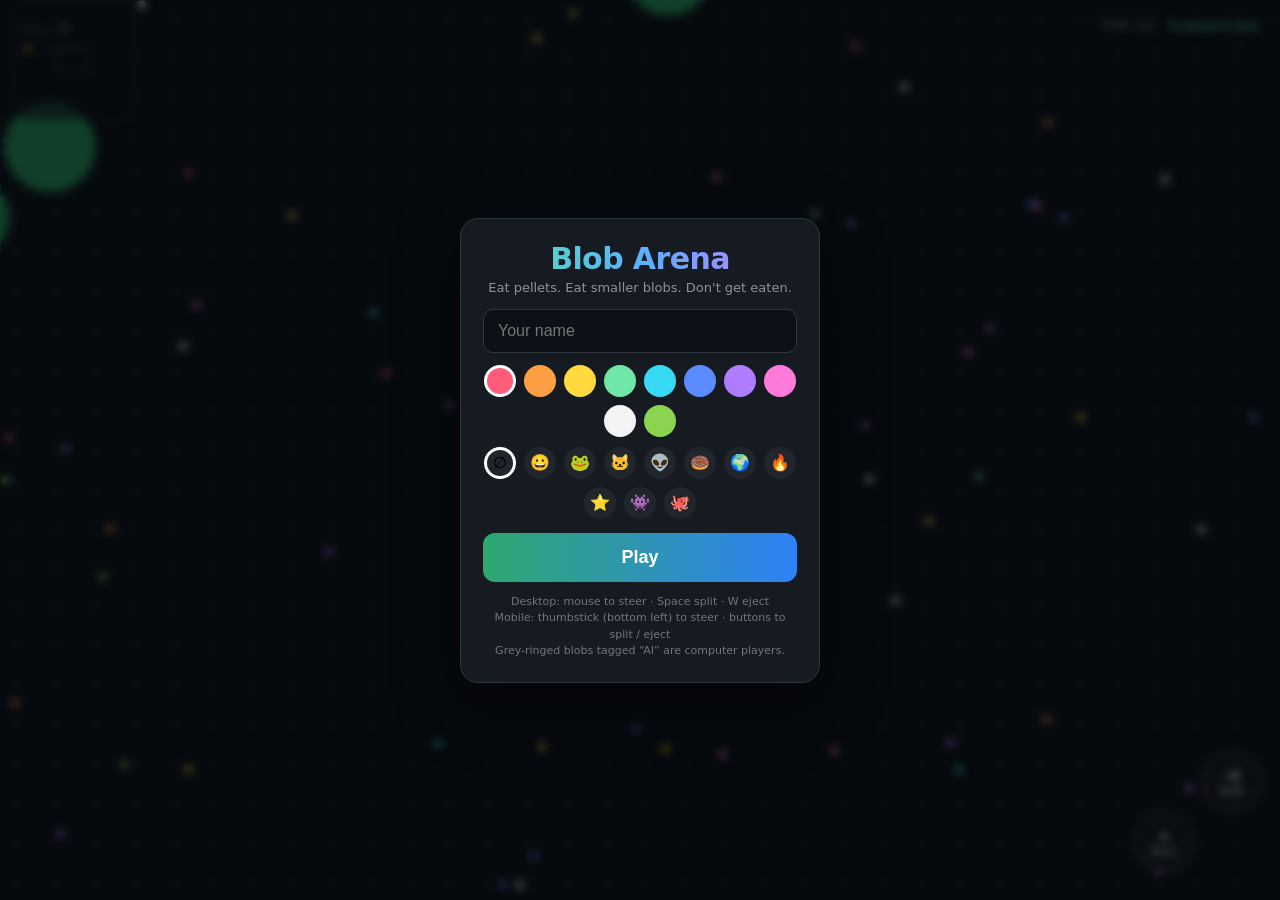
<file: index.html>
<!doctype html><html lang="en"><head><meta charset="utf-8">
<meta name="viewport" content="width=device-width,initial-scale=1,maximum-scale=1,user-scalable=no,viewport-fit=cover">
<title>Blob Arena: multiplayer cell game</title>
<meta name="theme-color" content="#0d1117">
<link rel="icon" href="data:image/svg+xml,%3Csvg xmlns=%27http://www.w3.org/2000/svg%27 viewBox=%270 0 10 10%27%3E%3Ccircle cx=%275%27 cy=%275%27 r=%275%27 fill=%27%2358e6a9%27/%3E%3C/svg%3E">
<style>
*{box-sizing:border-box;margin:0;padding:0;-webkit-tap-highlight-color:transparent}
html,body{height:100%;overflow:hidden;background:#0d1117;color:#e6edf3;font-family:system-ui,-apple-system,Segoe UI,Roboto,sans-serif;touch-action:none;user-select:none;-webkit-user-select:none}
canvas{position:fixed;inset:0;display:block}
.hud{position:fixed;pointer-events:none;z-index:2}
#lb{top:10px;right:10px;width:180px;background:rgba(13,17,23,.6);border:1px solid rgba(255,255,255,.08);border-radius:12px;padding:8px 10px;font-size:12px;backdrop-filter:blur(6px)}
#lb h3{white-space:nowrap;gap:6px;font-size:12px;letter-spacing:.08em;text-transform:uppercase;color:#8b949e;margin-bottom:4px;display:flex;justify-content:space-between}
#pc{text-transform:none;letter-spacing:0;color:#58e6a9}#lb ol{list-style:none}#lb li{display:flex;justify-content:space-between;gap:6px;padding:1px 0;white-space:nowrap;overflow:hidden}
#lb li span:first-child{overflow:hidden;text-overflow:ellipsis}#lb li.me{color:#58e6a9;font-weight:700}#lb li.bot{color:#7d8590}
#lb .tag{font-size:9px;border:1px solid #444c56;border-radius:4px;padding:0 3px;margin-left:3px;color:#7d8590}
#lb .you{font-size:9px;background:#58e6a9;color:#0d1117;border-radius:4px;padding:0 3px;margin-left:3px}
#stats{top:10px;left:10px;font-size:13px;background:rgba(13,17,23,.6);border:1px solid rgba(255,255,255,.08);border-radius:10px;padding:6px 10px;line-height:1.5}
#stats b{font-size:16px}
#net{font-size:11px;color:#8b949e}
#mini{bottom:14px;left:14px;width:120px;height:120px;border-radius:10px;border:1px solid rgba(255,255,255,.12);background:rgba(13,17,23,.6)}
.btn{position:fixed;z-index:3;width:76px;height:76px;border-radius:50%;border:2px solid rgba(255,255,255,.25);background:rgba(30,36,46,.7);color:#fff;font-size:13px;font-weight:700;display:flex;flex-direction:column;align-items:center;justify-content:center;backdrop-filter:blur(6px)}
.btn:active{background:rgba(88,230,169,.35)}.btn i{font-style:normal;font-size:24px;line-height:1}
#bSplit{right:18px;bottom:110px}#bEject{right:104px;bottom:28px}
@media (hover:hover) and (pointer:fine){.btn{width:60px;height:60px;font-size:11px}.btn i{font-size:18px}#bSplit{bottom:88px}#bEject{right:86px}}
.ov{position:fixed;inset:0;z-index:5;display:flex;align-items:center;justify-content:center;background:rgba(5,8,12,.72);backdrop-filter:blur(4px);padding:16px}
.card{width:100%;max-width:360px;background:#161b22;border:1px solid #30363d;border-radius:18px;padding:22px;text-align:center;box-shadow:0 20px 60px rgba(0,0,0,.5)}
.card h1{font-size:30px;letter-spacing:-.02em;margin-bottom:4px;background:linear-gradient(90deg,#58e6a9,#5ab0ff,#c77dff);-webkit-background-clip:text;background-clip:text;color:transparent}
.card p{color:#8b949e;font-size:13px;margin-bottom:14px}
.card input{width:100%;padding:12px 14px;font-size:16px;border-radius:10px;border:1px solid #30363d;background:#0d1117;color:#e6edf3;outline:none;margin-bottom:12px}
.card input:focus{border-color:#58e6a9}
.sw{display:flex;flex-wrap:wrap;gap:8px;justify-content:center;margin-bottom:10px}
.sw button{width:32px;height:32px;border-radius:50%;border:3px solid transparent;cursor:pointer;font-size:16px;background:#21262d}
.sw button.on{border-color:#fff}
.play{width:100%;padding:14px;font-size:18px;font-weight:800;border:0;border-radius:12px;background:linear-gradient(90deg,#2ea86f,#2f81f7);color:#fff;cursor:pointer;margin-top:4px}
.small{font-size:11px;color:#6e7681;margin-top:12px;line-height:1.5}
#dead .big{font-size:40px;font-weight:800;margin:6px 0}
.hide{display:none!important}
#toast{position:fixed;top:56px;left:50%;transform:translateX(-50%);z-index:4;font-size:13px;background:rgba(13,17,23,.8);padding:6px 12px;border-radius:20px;opacity:0;transition:opacity .3s;pointer-events:none}
@media (max-width:480px){#lb{width:138px;font-size:11px;padding:6px 8px}#mini{width:92px;height:92px;bottom:auto;top:auto;left:10px;bottom:16px}#stats{font-size:12px}}
#fbar{position:fixed;z-index:3;right:18px;bottom:196px;display:flex;flex-direction:column-reverse;gap:8px}
#fbar button{width:52px;height:52px;border-radius:50%;border:2px solid rgba(255,255,255,.2);background:rgba(30,36,46,.7);color:#fff;font-size:20px;backdrop-filter:blur(6px)}
#fbar button:active{background:rgba(88,230,169,.35)}
#hslots{position:fixed;z-index:2;top:74px;left:10px;display:flex;flex-direction:column;gap:6px;pointer-events:none;max-width:190px;font-size:12px}
#hslots>div{background:rgba(13,17,23,.6);border:1px solid rgba(255,255,255,.08);border-radius:10px;padding:5px 9px}
#hslots>div:empty{display:none}
.fpanel{position:fixed;z-index:6;left:50%;top:50%;transform:translate(-50%,-50%);width:min(340px,92vw);max-height:80vh;overflow:auto;background:#161b22;border:1px solid #30363d;border-radius:16px;padding:16px;box-shadow:0 20px 60px rgba(0,0,0,.5)}
.fpanel h2{font-size:16px;margin-bottom:8px}.fpanel .x{position:absolute;right:10px;top:8px;background:none;border:0;color:#8b949e;font-size:18px}
#stick{position:fixed;z-index:3;left:20px;bottom:24px;width:120px;height:120px;border-radius:50%;background:rgba(30,36,46,.45);border:2px solid rgba(255,255,255,.18);touch-action:none;display:none}
#knob{position:absolute;left:35px;top:35px;width:50px;height:50px;border-radius:50%;background:rgba(88,230,169,.55);border:2px solid rgba(255,255,255,.5);pointer-events:none}
@media (hover:none),(pointer:coarse){#stick{display:block}#mini{bottom:160px!important;left:10px!important}#hslots{top:74px}}
</style></head><body>
<canvas id="cv"></canvas>
<div id="stats" class="hud">Mass <b id="mass">0</b><div id="net">connecting…</div></div>
<div id="lb" class="hud"><h3><span>Top 10</span><span id="pc"></span></h3><ol id="lbl"></ol></div>
<canvas id="mini" class="hud"></canvas>
<div id="toast"></div><div id="fbar"></div><div id="stick"><div id="knob"></div></div><div id="hslots"></div>
<button class="btn" id="bSplit"><i>⇉</i>Split</button>
<button class="btn" id="bEject"><i>●</i>Eject</button>
<div class="ov" id="start"><div class="card">
<h1>Blob Arena</h1><p>Eat pellets. Eat smaller blobs. Don't get eaten.</p>
<input id="nm" maxlength="15" placeholder="Your name" autocomplete="off">
<div class="sw" id="cols"></div><div class="sw" id="skins"></div>
<button class="play" id="go">Play</button>
<div class="small">Desktop: mouse to steer · Space split · W eject<br>Mobile: thumbstick (bottom left) to steer · buttons to split / eject<br>Grey-ringed blobs tagged “AI” are computer players.</div>
</div></div>
<div class="ov hide" id="dead"><div class="card"><p>You were eaten by</p><div id="killer" style="font-weight:700;font-size:18px"></div>
<div class="big" id="final">0</div><p>peak mass · <span id="alive">0s</span> alive</p><button class="play" id="again">Play again</button></div></div>
<script type="module" src="js/core.js"></script></body></html>
</file>
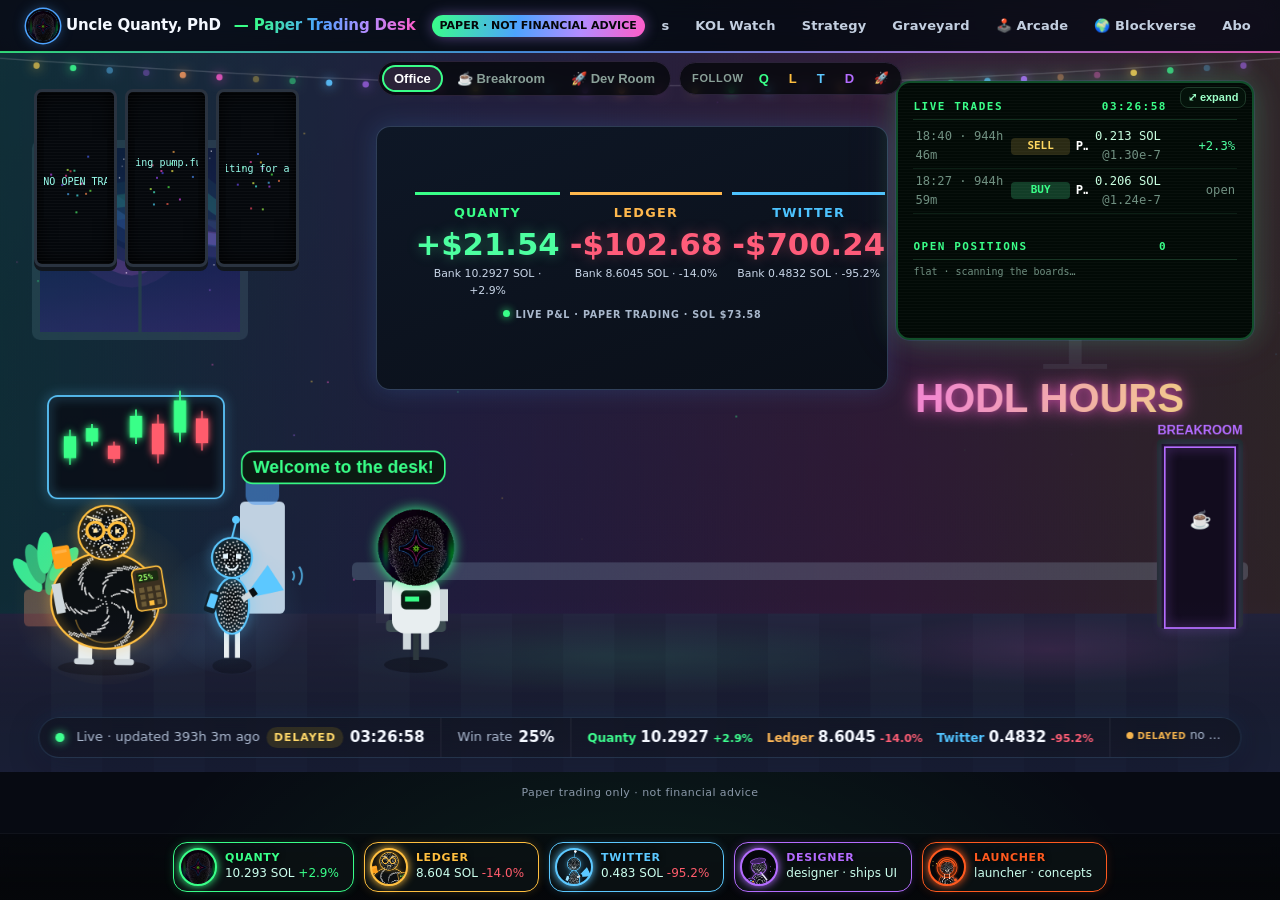
<file: archive/index.html>
<!doctype html><html lang="en"><head><meta charset="utf-8"><meta name="viewport" content="width=device-width,initial-scale=1">
<title>Uncle Quanty, PhD — Paper Trading Desk</title><link rel="icon" href="assets/robot_head.png">
<style>
:root{--bg:#05070a;--panel:#0d1214;--line:#1b2629;--ink:#eef6f2;--mut:#8aa098;--g:#39ff88;--r:#ff5c6c;--b:#4da3ff;--p:#ff5cc8}
*{box-sizing:border-box}html,body{margin:0;background:var(--bg);color:var(--ink);font:17px/1.55 Inter,"Segoe UI",system-ui,sans-serif}
header{position:sticky;top:0;z-index:9;background:rgba(5,7,10,.94);backdrop-filter:blur(8px);border-bottom:1px solid var(--line)}
.bar{display:flex;align-items:center;gap:12px;padding:8px 18px;height:52px}
.brand{display:flex;align-items:center;gap:8px;font-weight:800;font-size:16px;white-space:nowrap}.brand img{width:30px;height:30px;border-radius:50%;border:1px solid var(--g)}.brand span{color:var(--g)}
.paper{font-size:11px;font-weight:800;color:#000;background:var(--g);border-radius:99px;padding:2px 8px;white-space:nowrap}
nav{display:flex;gap:2px;margin-left:auto;overflow-x:auto;scrollbar-width:none}nav::-webkit-scrollbar{display:none}
nav a{color:var(--mut);text-decoration:none;padding:5px 11px;border-radius:99px;font-size:14px;font-weight:600;white-space:nowrap}nav a:hover{color:var(--ink)}nav a.on{background:#16261d;color:var(--g)}
@media(max-width:760px){.bar{flex-wrap:wrap;height:auto;padding:6px 10px;gap:6px}.brand{font-size:14px}.brand img{width:24px;height:24px}.brand .long{display:none}nav{order:3;width:100%;margin:0}nav a{font-size:13px;padding:4px 9px}}
section{display:none}section.on{display:block}main>section:not(#office){max-width:1100px;margin:0 auto;padding:24px 18px 50px}
h2{font-size:28px;margin:0 0 4px}p.sub{color:var(--mut);margin:0 0 18px}
.grid{display:grid;grid-template-columns:repeat(auto-fit,minmax(200px,1fr));gap:12px}.card{background:var(--panel);border:1px solid var(--line);border-radius:16px;padding:18px}
.k{color:var(--mut);font-size:13px;text-transform:uppercase;letter-spacing:.08em}.v{font-size:30px;font-weight:800}.up{color:var(--g)}.dn{color:var(--r)}
/* office */
#office{padding:0}.stage{position:relative;width:100%;aspect-ratio:16/9;max-height:calc(100vh - 110px);margin:0 auto;background:#0a0f12;overflow:hidden}
@media(max-width:760px){.stage{aspect-ratio:3/5;max-height:none}}
canvas#oc{position:absolute;inset:0;width:100%;height:100%;display:block;touch-action:none;cursor:grab}
.screen{position:absolute;left:36%;top:7%;width:60%;height:55%;background:#020a06;border-radius:10px;padding:1.1% 1.4%;display:grid;grid-template-columns:1.25fr 1fr;gap:1.2%;font-family:ui-monospace,Menlo,Consolas,monospace;color:#c8ffe0;overflow:hidden;box-shadow:inset 0 0 40px rgba(57,255,136,.08)}
.screen:after{content:"";position:absolute;inset:0;pointer-events:none;background:repeating-linear-gradient(0deg,rgba(255,255,255,.025) 0 1px,transparent 1px 3px)}
@media(max-width:760px){.stage .screen{left:4%;top:3%;width:92%;height:46%;grid-template-columns:1fr;grid-template-rows:1fr 1fr}}
.pane{display:flex;flex-direction:column;min-height:0}.ph{font-size:clamp(9px,1vw,14px);color:var(--g);font-weight:800;letter-spacing:.12em;border-bottom:1px solid #12301f;padding-bottom:4px;margin-bottom:4px;display:flex;justify-content:space-between}
.feed{overflow:hidden;flex:1}.tr{display:grid;grid-template-columns:7.4em 4.8em 1fr 5.5em 5.6em;gap:.5em;font-size:clamp(9px,.95vw,14px);padding:3px 2px;border-bottom:1px solid #0c1f15;align-items:center}

.tag{font-weight:800;border-radius:4px;padding:0 4px;text-align:center;font-size:.9em}.BUY{background:#123d27;color:var(--g)}.TP{background:#10324a;color:var(--b)}.STOP,.TRAIL{background:#3d1218;color:var(--r)}.TIME,.SELL{background:#2a2a14;color:#ffd75f}
.sym{font-weight:800;color:#fff;overflow:hidden;text-overflow:ellipsis;white-space:nowrap}.mt{color:#6f8f80}.r{text-align:right}
a.tr,a.pos{color:inherit;text-decoration:none;cursor:pointer;display:grid}a.pos{display:block}a.tr:hover,a.pos:hover{background:rgba(57,255,136,.12);outline:1px solid rgba(57,255,136,.5);border-radius:6px}
.sg{font-size:.72em;font-weight:800;padding:0 4px;border-radius:3px;margin-left:5px;vertical-align:1px}.sg.main{background:#16301f;color:#9fe8bd}.sg.premig{background:#3a1f3a;color:#ff9be0}
.pos{border:1px solid #12301f;border-radius:8px;padding:5px 7px;margin-bottom:6px;font-size:clamp(9px,1vw,14px)}.pos .top{display:flex;justify-content:space-between;font-weight:800}.pos svg{width:100%;height:clamp(22px,4.2vw,64px);display:block}
.ticker{position:absolute;left:0;right:0;bottom:0;display:flex;gap:20px;justify-content:center;flex-wrap:wrap;padding:8px;background:linear-gradient(transparent,rgba(5,7,10,.9));font-size:15px}
.ticker b{font-size:18px}.dot{display:inline-block;width:9px;height:9px;border-radius:50%;background:var(--r);margin-right:6px}.dot.on{background:var(--g);box-shadow:0 0 10px var(--g)}
.row{display:flex;justify-content:space-between;gap:12px;padding:13px 2px;border-bottom:1px solid var(--line)}.row:last-child{border:0}.row .t{color:var(--mut);font-size:14px;min-width:130px}.row .m{flex:1}.row .x{font-weight:800}
svg.chart{width:100%;height:240px}ul.rules li{margin:9px 0}footer{color:var(--mut);font-size:13px;text-align:center;padding:16px}
.mini{position:fixed;z-index:20;width:64px;height:64px;left:calc(100% - 80px);top:calc(100% - 90px);touch-action:none;cursor:grab;user-select:none;-webkit-user-select:none}
.mini .h{width:64px;height:64px;border-radius:50%;background:#05070a center/cover;border:2px solid var(--c,#39ff88);box-shadow:0 0 16px var(--c,#39ff88);position:relative;overflow:hidden}.mini .nm{position:absolute;left:50%;bottom:-16px;transform:translateX(-50%);font-size:10px;font-weight:800;letter-spacing:.08em;color:var(--c);text-shadow:0 0 6px #000}

.mini .lid{position:absolute;left:0;right:0;top:0;height:0;background:#05070a;border-radius:50% 50% 0 0;transition:height .08s}.mini.blink .lid{height:50%}
#mbub{position:fixed;z-index:21;max-width:260px;background:#0b1a12;border:1px solid var(--g);border-radius:14px;padding:10px 12px;font-size:14px;line-height:1.4;display:none;box-shadow:0 6px 24px rgba(0,0,0,.5)}
#mbub b{color:var(--c,#39ff88)}#mbub a{color:#7cc8ff}#mbub .mt{color:var(--mut);font-size:12px}

.wall{position:absolute;left:2%;top:5%;width:32%;height:44%;display:grid;gap:2.5%;z-index:2}
.mon{position:relative;background:#020a06;border:3px solid #1a2427;border-radius:7px;box-shadow:0 0 14px rgba(57,255,136,.18);padding:4% 5%;font-family:ui-monospace,Menlo,Consolas,monospace;color:#c8ffe0;overflow:hidden;font-size:clamp(8px,.8vw,13px);display:flex;flex-direction:column;text-decoration:none;min-width:0}
a.mon{cursor:pointer}a.mon:hover{border-color:#39ff88;box-shadow:0 0 22px rgba(57,255,136,.5)}
.mon .r1{display:flex;justify-content:space-between;font-weight:800;gap:4px;white-space:nowrap}.mon .sym{overflow:hidden;text-overflow:ellipsis}.mon svg{flex:1;width:100%;min-height:0}
.mon .r2{display:flex;justify-content:space-between;color:#6f8f80;white-space:nowrap;gap:4px}.mon .cv{height:4px;background:#2a1430;border-radius:2px;margin-top:2px}.mon .cv i{display:block;height:100%;background:#ff5cc8;border-radius:2px}
.mon.closed{align-items:center;justify-content:center;font-size:clamp(10px,1.1vw,18px);font-weight:800}.mon.saver{opacity:.55;align-items:center;justify-content:center}.mon.more{align-items:center;justify-content:center;color:#8aa098;font-weight:800}
@media(max-width:760px){.stage .wall{left:3%;top:50.5%;width:94%;height:12.5%;display:flex;gap:6px;overflow-x:auto;scrollbar-width:none}.stage .wall .mon{flex:0 0 38%}}
.mwslot{position:absolute;left:2%;top:5%;width:32%;height:44%;z-index:2;overflow:hidden}@media(max-width:760px){.stage .mwslot{left:3%;top:50.5%;width:94%;height:12.5%;overflow-x:auto}}
</style></head><body>
<header><div class="bar"><div class="brand"><img src="assets/robot_head.png" alt="">Uncle Quanty, PhD<span class="long">&nbsp;— <span>Paper Trading Desk</span></span></div><span class="paper">PAPER · NOT FINANCIAL ADVICE</span>
<nav><a href="#office">Office</a><a href="#trending">🔥 Trending</a><a href="#positions">Positions</a><a href="#history">History</a><a href="#stats">Stats</a><a href="#kol">KOL Watch</a><a href="#rules">Strategy</a><a href="#graveyard">Graveyard</a><a href="#arcade">🕹️ Arcade</a><a href="world/" target="_blank" rel="noopener">🌍 Blockverse</a><a href="#about">About</a></nav></div></header>
<div id="minis"></div><div id="mbub"></div>
<main>
<section id="office"><div class="stage" id="stage"><canvas id="oc"></canvas>
<div class="wall" id="wall" style="display:none"></div><div id="monitor-wall" data-monitor-wall class="mwslot"></div><div class="screen"><div class="pane"><div class="ph"><span>LIVE TRADES</span><span id="clk"></span></div><div class="feed" id="feed"></div></div>
<div class="pane"><div class="ph"><span>OPEN POSITIONS</span><span id="nop"></span></div><div id="poss" class="feed"></div></div></div>
<div class="ticker"><span><span class="dot" id="dot"></span><span id="st">connecting…</span> <span id="lv" class="pill" style="font-weight:800">…</span> <b id="clk2" style="font-variant-numeric:tabular-nums"></b></span><span>Bank <b id="bank">–</b></span><span>P&amp;L <b id="pnl">–</b></span><span>Win rate <b id="wr">–</b></span></div></div></section>
<section id="positions"><h2>Open Positions</h2><p class="sub">Coins the desk is holding right now (paper).</p><div class="card" id="op"></div></section>
<section id="history"><h2>Trade History</h2><p class="sub">Every paper buy and sell, newest first.</p><div class="card" id="cl"></div></section>
<section id="stats"><h2>Performance</h2><p class="sub">Starting bank: 1 SOL of pretend money.</p><div class="grid" id="sg"></div><div class="card" style="margin-top:12px"><div class="k">Bank over time (SOL)</div><svg class="chart" id="ch" viewBox="0 0 100 40" preserveAspectRatio="none"></svg></div></section>
<section id="kol"><h2>KOL Watch</h2><p class="sub">Hunting for public traders worth following.</p><div class="card"><p><b>Bar to qualify:</b> <span id="kbar">70%+ win rate with an average hold time of at least 2 hours</span></p><p><b>Status:</b> <span id="kst">no trader has cleared the bar yet, so the desk trades on its own signals and does not copy anyone.</span></p><div class="grid" id="kg" style="margin:14px 0"></div><p class="k" id="kup">Checked regularly · nothing here is a recommendation</p></div></section>
<section id="rules"><h2>Strategy</h2><p class="sub">The rules the desk follows on every trade.</p><div class="card"><ul class="rules" id="rl"></ul></div></section>
<section id="trending"><h2>🔥 Trending</h2><p class="sub">Live mirror of the pump.fun app Trending list. Tap a coin for its DexScreener chart. Not advice: we only paper trade.</p></section><section id="graveyard"><h2>Bag Graveyard</h2><p class="sub">Every losing paper trade gets a headstone. Pretend money, real lessons. Tap a stone for its chart.</p><div class="gy-top"><div class="card gy-sumc"><div class="k">Groundskeeper's log</div><p id="gy-sum" style="margin:6px 0 0">Digging…</p></div><div class="card" id="gy-trophy"></div></div><div class="gy-yard"><div id="gy-plots"></div></div></section>
<section id="arcade"></section><section id="about"><h2>About</h2><div class="card"><p>Uncle Quanty is an automated bot running a <b>paper</b> memecoin desk. It scans trending coins, runs safety checks to skip likely rugs, and simulates buys and sells with a fake 1 SOL bank.</p><p>No real money is traded. Nothing here is financial advice or a suggestion to buy or sell anything. Data refreshes automatically, usually within a few minutes.</p></div></section>
</main><footer>Paper trading only · not financial advice</footer>
<script>
const $=i=>document.getElementById(i),E=s=>String(s??'').replace(/[&<>]/g,c=>({'&':'&amp;','<':'&lt;','>':'&gt;'}[c]));

// ===== window.Desk : stable API for add-on scripts (see js/API.md) =====
window.Desk=(function(){const L={update:[],trade:[],frame:[]};const fire=(ev,...a)=>(L[ev]||[]).forEach(f=>{try{f(...a)}catch(e){console.warn('Desk '+ev+' handler',e)}});
 return {version:1,get data(){return D},get state(){return D},get(){return D},on(ev,fn){(L[ev]=L[ev]||[]).push(fn);if(ev==='update'&&D)try{fn(D)}catch(_){}return ()=>{L[ev]=L[ev].filter(f=>f!==fn)}},_fire:fire,
  inline:{characters:true,monitors:false},disableInline(o){for(const n in o)if(o[n])this.inline[n]=false},
  live:{get state(){return $('lv')?$('lv').textContent:''},get lagSec(){return window.__liveLag}},actors:[]}})();
const T=s=>s?new Date(s).toLocaleString([],{month:'short',day:'numeric',hour:'2-digit',minute:'2-digit'}):'',HM=s=>s?new Date(s).toLocaleTimeString([],{hour:'2-digit',minute:'2-digit',hour12:false}):'';
const DX=m=>/^[1-9A-HJ-NP-Za-km-z]{32,44}$/.test(m||'')?'https://dexscreener.com/solana/'+m:null,SG=g=>g?`<span class="sg ${g==='premig'?'premig':'main'}">${g==='premig'?'PREMIG':'MAIN'}</span>`:'';
const S=x=>(x>=0?'+':'')+(+x).toFixed(4),P=x=>x==null?'':(x>=0?'+':'')+(+x).toFixed(1)+'%',PR=x=>x==null?'':(+x).toPrecision(3);
function route(){const h=(location.hash||'#office').slice(1);let f=0;document.querySelectorAll('main>section').forEach(s=>{const on=s.id===h;s.classList.toggle('on',on);f|=on});if(!f)$('office').classList.add('on');document.querySelectorAll('nav a').forEach(a=>a.classList.toggle('on',a.getAttribute('href')==='#'+(f?h:'office')));fit()}
addEventListener('hashchange',route);
let D=null,seen=null;
const STALE=480;let LIVE=null,liveAt=0,es=null,esUrl=null;
function merge(d){if(LIVE&&(!d.last_update||LIVE.last_update>d.last_update)){const m=Object.assign({},d,LIVE);m.marks=Object.assign({},d.marks||{});(LIVE.open||[]).forEach(o=>{const a=(m.marks[o.symbol]||[]).slice();if(o.price_sol!=null&&(!a.length||a[a.length-1][0]!==o.mark_ts))a.push([o.mark_ts,o.price_sol]);m.marks[o.symbol]=a.slice(-120)});m.history=d.history;m.kol_watch=d.kol_watch;m.rules=d.rules;m.trending=d.trending;if(d.books||LIVE.books){m.books={};const bb=d.books||{},lb=LIVE.books||{};new Set([...Object.keys(bb),...Object.keys(lb)]).forEach(k=>{const o=Object.assign({},bb[k]||{},lb[k]||{});['open','closed','trades','bank_history'].forEach(f=>{if(!Array.isArray(lb[k]&&lb[k][f])&&bb[k]&&bb[k][f]!=null)o[f]=bb[k][f]});if(Array.isArray(lb[k]&&lb[k].open)&&bb[k]&&Array.isArray(bb[k].open)){const full={};bb[k].open.forEach(p=>full[p.mint]=p);o.open=lb[k].open.map(p=>Object.assign({},full[p.mint]||{},p))}m.books[k]=o});if(m.books.quanty&&Array.isArray(LIVE.open))m.books.quanty.open=LIVE.open}return m}return d}
async function load(){try{const d=await (await fetch('../desk.json?t='+Date.now(),{cache:'no-store'})).json();BASE=d;D=merge(d);render(D);if(d.live_url&&d.live_url!==esUrl)connectLive(d.live_url)}catch(e){$('st').textContent='reconnecting…'}}
let BASE=null;const PUBX=["f96d8ed6","fbf5137a","111ad24e","5d78a1fe","8ca8e065","86f63f9e","1df54544","492552c3"],PUBY=["fc068fad","e48798fc","2371774c","90fa5e6b","b9d19992","b8cca925","df21e383","a9ea1ba9"],h2b=a=>btoa(String.fromCharCode(...a.join("").match(/../g).map(x=>parseInt(x,16)))).replace(/\+/g,"-").replace(/\//g,"_").replace(/=+$/,""),PUB={kty:"EC",crv:"P-256",x:h2b(PUBX),y:h2b(PUBY)};let VK=null;
async function verify(p,s){try{const S=crypto.subtle;VK=VK||await S['import'+'K'+'ey']('jwk',PUB,{name:'ECDSA',namedCurve:'P-256'},false,['verify']);const sig=Uint8Array.from(atob(s),c=>c.charCodeAt(0));return await S.verify({name:'ECDSA',hash:'SHA-256'},VK,sig,new TextEncoder().encode(p))}catch(_){return false}}
function connectLive(u){if(!/^https:\/\/ntfy\.sh\/[A-Za-z0-9_-]+$/.test(u))return;esUrl=u;try{es&&es.close()}catch(_){}es=new EventSource(u+'/sse?since=latest');
 es.onmessage=async ev=>{try{const m=JSON.parse(ev.data),w=JSON.parse(m.message);if(!(await verify(w.p,w.s)))return;const L=JSON.parse(w.p);if(LIVE&&L.sent<=LIVE.sent)return;LIVE=L;liveAt=Date.now();window.__liveLag=Date.now()/1000-L.sent;if(BASE){D=merge(BASE);render(D)}lvTick()}catch(_){}};
 es.onerror=()=>lvTick();}
function lvTick(){const age=D&&D.last_update?(Date.now()-new Date(D.last_update))/1000:1e9,ok=es&&es.readyState===1&&LIVE&&age<STALE;const el=$('lv');el.textContent=ok?'LIVE':'DELAYED';el.style.background=ok?'#123d27':'#2a2a14';el.style.color=ok?'#39ff88':'#ffd75f'}
setInterval(lvTick,5000);
function spark(pts,up){const v=(pts||[]).map(p=>p[1]).filter(x=>x!=null);if(v.length<2)return'<svg></svg>';const mn=Math.min(...v),mx=Math.max(...v),r=(mx-mn)||1;
return `<svg viewBox="0 0 100 30" preserveAspectRatio="none"><polyline fill="none" stroke="${up?'#39ff88':'#ff5c6c'}" stroke-width="1.4" points="${v.map((y,i)=>(i/(v.length-1)*100).toFixed(1)+','+(28-(y-mn)/r*26).toFixed(1)).join(' ')}"/></svg>`}
function render(d){const tr=d.trades||[],s=d.stats||{};
$('dot').className='dot'+(d.live?' on':'');$('bank').textContent=(+d.bank_sol).toFixed(4)+' SOL';
const p=+d.pnl_sol||0;$('pnl').textContent=S(p);$('pnl').className=p>=0?'up':'dn';$('wr').textContent=Math.round((s.win_rate||0)*100)+'%';
const ids=tr.map(t=>t.ts+t.side+t.symbol),old=new Set(seen||ids);
$('feed').innerHTML=tr.slice(0,14).map((t,i)=>{const u=DX(t.mint),tg=u?'a':'div';return `<${tg} class="tr${old.has(ids[i])?'':' new'}" data-mint="${E(t.mint||'')}"${u?` href="${u}" target="_blank" rel="noopener" title="Open ${E(t.symbol)} chart"`:''}><span class="mt" data-ago="${E(t.ts)}">${HM(t.ts)}</span><span class="tag ${t.side}">${t.side}</span><span class="sym">${E(t.symbol)}${SG(t.strategy)}</span><span class="r">${t.size_sol!=null?(+t.size_sol).toFixed(3)+' SOL':''}<br><span class="mt">@${PR(t.price_sol)}</span></span><span class="r ${t.pnl_pct>=0?'up':'dn'}">${t.pnl_pct==null?'<span class="mt">open</span>':P(t.pnl_pct)}</span></${tg}>`}).join('')||'<div class="mt">waiting for the first trade…</div>';
document.querySelectorAll('.tr.new').forEach(el=>el.animate([{opacity:0,transform:'translateX(-14px)',background:'rgba(57,255,136,.3)'},{opacity:1,transform:'none',background:'transparent'}],{duration:900,easing:'ease-out'}));
const fresh=seen&&ids.find(i=>!old.has(i));if(fresh){const t=tr[ids.indexOf(fresh)];Desk._fire('trade',t,d);Bot.react(t);npcs().forEach(n=>n.react(t));window.__mini&&__mini.onTrade(t)}seen=ids;
const op=d.open||[];$('nop').textContent=op.length;
$('poss').innerHTML=op.map(o=>{const u=DX(o.mint),tg=u?'a':'div';return `<${tg} class="pos" data-mint="${E(o.mint||'')}"${u?` href="${u}" target="_blank" rel="noopener" title="Open ${E(o.symbol)} chart"`:''}><div class="top"><span>${E(o.symbol)}${SG(o.strategy)}</span><span class="${o.pnl_pct>=0?'up':'dn'}">${P(o.pnl_pct)}</span></div><div class="mt">in ${(+o.cost_sol||0).toFixed(3)} SOL · now ${PR(o.price_sol)} · <span data-held="${E(o.opened_at)}"></span></div>${spark((d.marks||{})[o.symbol],o.pnl_pct>=0)}</${tg}>`}).join('')||'<div class="mt">flat · scanning the boards…</div>';if(Desk.inline.monitors)renderWall(d);else{const w=$('wall');if(w&&w.dataset.inline!=='off'){w.innerHTML='';w.dataset.inline='off'}}tick();Desk._fire('update',d);try{const ev=()=>new CustomEvent('desk:update',{detail:d});window.dispatchEvent(ev());document.dispatchEvent(ev())}catch(_){}
$('op').innerHTML=op.map(o=>{const u=DX(o.mint),tg=u?'a':'div';return `<${tg} class="row cl-coin" data-mint="${E(o.mint||'')}"${u?` href="${u}" target="_blank" rel="noopener" title="Open ${E(o.symbol)} on DexScreener"`:''}><span class="t">${T(o.opened_at)}</span><span class="m"><b>${E(o.symbol)}</b> · in ${(+o.cost_sol||0).toFixed(4)} SOL</span><span class="x ${o.pnl_pct>=0?'up':'dn'}">${P(o.pnl_pct)}</span></${tg}>`}).join('')||'<div class="row">Not holding anything right now.</div>';
$('cl').innerHTML=tr.map(t=>`<div class="row"><span class="t">${T(t.ts)}</span><span class="m"><span class="tag ${t.side}">${t.side}</span> <b>${E(t.symbol)}</b> · ${(+t.size_sol||0).toFixed(4)} SOL</span><span class="x ${t.pnl_pct>=0?'up':'dn'}">${t.pnl_pct==null?'':P(t.pnl_pct)}</span></div>`).join('')||'<div class="row">No trades yet.</div>';
$('sg').innerHTML=[['Trades',s.trades],['Wins',s.wins],['Losses',s.losses],['Win rate',Math.round((s.win_rate||0)*100)+'%'],['Realized',S(s.realized_sol||0)+' SOL'],['Fees paid',(+s.fees_paid_sol||0).toFixed(4)+' SOL']].map(([k,v])=>`<div class="card"><div class="k">${k}</div><div class="v">${v??0}</div></div>`).join('');
const v=(d.history||[]).map(x=>x[1]);if(v.length>1){const mn=Math.min(...v),mx=Math.max(...v),r=(mx-mn)||1;$('ch').innerHTML=`<polyline fill="none" stroke="#39ff88" stroke-width=".5" points="${v.map((y,i)=>(i/(v.length-1)*100).toFixed(2)+','+(38-(y-mn)/r*36).toFixed(2)).join(' ')}"/>`}
const R=d.rules||{},pc=x=>Math.round((x||0)*100)+'%';$('rl').innerHTML=['Only coins from the Trending and Movers boards, and only after passing rug and holder-spread safety checks.',`Take profit: sell ${pc(R.take_profit_sell_frac)} of the position at +${pc(R.take_profit_frac)}.`,`Stop loss: sell everything at −${pc(R.stop_loss_frac)}.`,`Trailing stop: sell if price falls ${pc(R.trail_frac)} from its peak.`,`Time stop: if still not in profit after ${R.time_stop_hours||0} hours, sell.`,'Skip coins that already pumped too hard in the last hour.'].map(x=>`<li>${x}</li>`).join('');
const K=d.kol_watch;if(K){if(K.bar_text)$('kbar').textContent=K.bar_text;if(K.status_text)$('kst').textContent=K.status_text;const n=x=>Math.round(+x||0);
$('kg').innerHTML=[['Traders tracked',K.kols_tracked],['With win-rate data',K.kols_with_win_rate_data],['Pass win rate',K.kols_pass_win_rate],['With hold-time data',K.kols_with_hold_data],['Pass hold time',K.kols_pass_hold],['Qualified',K.kols_qualified],['Round trips seen',K.round_trips_observed]].map(([k,v])=>`<div class="card"><div class="k">${k}</div><div class="v">${n(v)}</div></div>`).join('');
$('kup').textContent='Updated '+T(K.updated_at)+' · nothing here is a recommendation'}}
const AGO=s=>{const x=Math.max(0,(Date.now()-new Date(s))/1000|0);return x<60?x+'s':x<3600?(x/60|0)+'m':(x/3600|0)+'h '+((x%3600)/60|0)+'m'};
function tick(){const now=new Date(),c=now.toLocaleTimeString([],{hour:'2-digit',minute:'2-digit',second:'2-digit',hour12:false});$('clk').textContent=c;$('clk2').textContent=c;
 if(D&&D.last_update){$('st').textContent=(D.live?'Live':'Paused')+' · updated '+AGO(D.last_update)+' ago'}
 document.querySelectorAll('[data-ago]').forEach(e=>{const ts=e.dataset.ago;e.textContent=HM(ts)+' · '+AGO(ts)});document.querySelectorAll('[data-held]').forEach(e=>e.textContent='held '+AGO(e.dataset.held));lvTick()}
load();setInterval(load,60000);setInterval(tick,1000);
// ---------- office canvas ----------
let C=$('oc'),X=C.getContext('2d'),head=new Image();head.src='assets/robot_head.png';let W=1600,H=900,mob=false;
function fit(){const r=$('stage').getBoundingClientRect();mob=(r.width||innerWidth)<760;W=mob?800:1600;H=mob?1333:900;C.width=W;C.height=H;
 spots=mob?{desk:{x:400,y:1010},cooler:{x:690,y:1050},window:{x:180,y:1050},board:{x:560,y:1050},plant:{x:110,y:1080}}:{desk:{x:520,y:760},cooler:{x:330,y:780},window:{x:150,y:770},board:{x:300,y:760},plant:{x:70,y:800}};
 if(Bot.state==='sit'){Bot.x=spots.desk.x;Bot.y=spots.desk.y}}
let spots={};addEventListener('resize',fit);
const Bot={x:520,y:760,tx:520,ty:760,state:'sit',timer:500,bubble:null,bt:0,mood:0,jump:0,rush:false,
 go(s,rush){const p=spots[s];this.tx=p.x;this.ty=p.y;this.state='walk';this.dest=s;this.rush=!!rush},
 say(t,ms,c){this.bubble={t,c:c||'#39ff88'};this.bt=ms/16},
 react(t){if(this.state==='held'||this.state==='drop'){this.y=this.fy||this.y;this.vy=0;drag=null}const loss=t.side==='STOP'||t.side==='TRAIL'||(t.pnl_pct!=null&&t.pnl_pct<0);this.go('desk',true);this.mood=loss?-1:1;this.jump=loss?0:45;
  const m=t.side==='BUY'?`BUY ${t.symbol}! ${(+t.size_sol).toFixed(3)} SOL`:`${t.side} ${t.symbol} ${P(t.pnl_pct)}`;this.say(m,9000,loss?'#ff5c6c':'#39ff88')}};
const idle=['Hmm, charts…','Checking rug filters','Patience is a position','Scanning the boards','Hydrate. Then trade.'];
function step(){const b=Bot;if(b.state==='held'){if(b.bt>0&&--b.bt<=0)b.bubble=null;return}if(b.state==='drop'){b.vy+=1.2;b.y+=b.vy;if(b.y>=b.fy){b.y=b.fy;if(Math.abs(b.vy)>3){b.vy=-b.vy*.45}else{b.vy=0;b.state='look';b.timer=200+Math.random()*80}}if(b.bt>0&&--b.bt<=0)b.bubble=null;return}if(b.state==='walk'){const dx=b.tx-b.x,dy=b.ty-b.y,d=Math.hypot(dx,dy),sp=b.rush?6:2;if(d<sp){b.x=b.tx;b.y=b.ty;b.rush=false;b.state=b.dest==='desk'?'sit':'look';b.timer=b.dest==='desk'?900+Math.random()*900:220+Math.random()*220;if(b.dest!=='desk'&&Math.random()<.6)b.say(idle[Math.random()*idle.length|0],3000,'#cfe')}else{b.x+=dx/d*sp;b.y+=dy/d*sp}}
 else if(--b.timer<=0){if(b.state==='sit')b.go(['cooler','window','board','plant'][Math.random()*4|0]);else b.go('desk')}if(b.bt>0&&--b.bt<=0)b.bubble=null;if(b.jump>0)b.jump--}
function rr(x,y,w,h,r,f){X.fillStyle=f;X.beginPath();X.roundRect(x,y,w,h,r);X.fill()}
function scene(t){const g=X.createLinearGradient(0,0,0,H);g.addColorStop(0,'#0e1518');g.addColorStop(1,'#090d0f');X.fillStyle=g;X.fillRect(0,0,W,H);const fy=H*.78;
 for(let i=0;i<W;i+=64){X.fillStyle=i/64%2?'#121d20':'#0f181b';X.fillRect(i,fy,64,H-fy)}
 const wx=mob?60:50,wy=mob?830:120,ww=mob?240:250,wh=mob?150:230;rr(wx-10,wy-10,ww+20,wh+20,10,'#1f2b2e');X.fillStyle='#04070b';X.fillRect(wx,wy,ww,wh);
 for(let i=0;i<3;i++){X.strokeStyle=`rgba(57,255,136,${.22+.15*Math.sin(t/900+i)})`;X.lineWidth=12;X.beginPath();for(let x=wx;x<=wx+ww;x+=10)X.lineTo(x,wy+wh*.35+i*22+Math.sin(x/30+t/1200+i)*14);X.stroke()}
 X.fillStyle='#1f2b2e';X.fillRect(wx+ww/2-2,wy,4,wh);
 const bx=mob?440:60,by=mob?840:420;rr(bx,by,mob?300:220,mob?140:150,8,'#dfe7e4');X.strokeStyle='#4da3ff';X.lineWidth=4;X.beginPath();X.moveTo(bx+20,by+120);X.lineTo(bx+70,by+70);X.lineTo(bx+110,by+95);X.lineTo(bx+190,by+35);X.stroke();X.fillStyle='#ff5cc8';X.font='bold 20px Inter,sans-serif';X.fillText('TP +20% · SL −12%',bx+16,by+32);
 const cx=mob?660:300,cy=fy-140;rr(cx,cy,56,140,6,'#cfe3ea');rr(cx+7,cy-62,42,66,12,'rgba(77,163,255,.55)');
 const px=mob?40:30,py=fy-30;rr(px,py,54,46,6,'#5a3b2a');for(let i=0;i<5;i++){X.fillStyle=i%2?'#2fbf6a':'#39ff88';X.beginPath();X.ellipse(px+27+Math.sin(t/700+i)*3+(i-2)*10,py-18-i%3*14,10,26,(i-2)*.35,0,7);X.fill()}
 // big monitor frame (HTML screen sits inside it)
 const s=mob?{x:.04,y:.03,w:.92,h:.46}:{x:.36,y:.07,w:.6,h:.55};const mx=s.x*W,my=s.y*H,mw=s.w*W,mh=s.h*H;
 rr(mx-14,my-14,mw+28,mh+28,16,'#1a2427');X.shadowColor='#39ff88';X.shadowBlur=30;rr(mx-2,my-2,mw+4,mh+4,10,'#04120a');X.shadowBlur=0;
 rr(mx+mw/2-30,my+mh+14,60,H*.06,4,'#223034');rr(mx+mw/2-110,my+mh+14+H*.06,220,12,6,'#223034');
 const dy=my+mh+14+H*.06+12;rr(mob?40:440,dy,mob?W-80:W-480,22,6,'#2c3a3e');X.fillStyle='#1c2629';X.fillRect(mob?70:470,dy+22,16,fy-dy-10);X.fillRect(W-(mob?86:70),dy+22,16,fy-dy-10)}
function robot(t){const b=Bot,held=b.state==='held',walk=b.state==='walk'||held,sit=b.state==='sit',k=mob?1:1.25;const y=b.y-(b.jump?Math.abs(Math.sin(b.jump/6))*30:0),bob=walk?Math.sin(t/(b.rush?50:90))*3:Math.sin(t/600)*1.5;
 const gy=(held||b.state==='drop')?b.fy:b.y,lift=Math.max(0,gy-y),sh=Math.max(.35,1-lift/260);X.fillStyle='rgba(0,0,0,.35)';X.beginPath();X.ellipse(b.x,gy+6,32*k*sh,8*k*sh,0,0,7);X.fill();
 if(held){X.strokeStyle='rgba(255,255,255,.35)';X.setLineDash([4,5]);X.beginPath();X.moveTo(b.x,0);X.lineTo(b.x,y-170*k);X.stroke();X.setLineDash([])}
 X.save();X.translate(b.x,y);X.scale(k,k);if(held)X.rotate(Math.sin(t/160)*.18);
 if(sit){rr(-30,-40,60,12,4,'#3a4a4e');X.fillStyle='#2a3639';X.fillRect(-3,-28,6,28)}
 const lg=walk?Math.sin(t/(b.rush?50:90))*11:0;X.fillStyle='#cfd8dc';X.fillRect(-13+lg*.3,-30-bob,8,sit?18:30);X.fillRect(5-lg*.3,-30-bob,8,sit?18:30);
 const by=-(sit?84:94)-bob;rr(-24,by,48,56,13,'#e8eef0');rr(-15,by+13,30,19,5,'#0a1a12');X.fillStyle=b.mood<0?'#ff5c6c':'#39ff88';X.fillRect(-11,by+19,22*((Math.sin(t/300)+1)/2*.6+.4),5);
 const arm=sit?Math.sin(t/120)*4:(walk?-lg:0);X.fillStyle='#cfd8dc';X.fillRect(-32,by+8+arm,8,32);X.fillRect(24,by+8-arm,8,32);
 const hs=76,hy=by-hs+8;X.save();X.translate(0,hy+hs/2);X.rotate(walk?Math.sin(t/180)*.06:Math.sin(t/900)*.04);X.shadowColor='#39ff88';X.shadowBlur=16;
 if(head.complete&&head.naturalWidth)X.drawImage(head,-hs/2,-hs/2,hs,hs);else{X.fillStyle='#222';X.beginPath();X.arc(0,0,hs/2,0,7);X.fill()}X.restore();X.restore();
 if(b.bubble){X.font='bold 22px Inter,sans-serif';const tw=Math.min(X.measureText(b.bubble.t).width+28,W*.6),bx=Math.max(10,Math.min((mob?W:W*.36-20)-tw,b.x-tw/2)),byy=y+(hy-58)*k;
 rr(bx,byy,tw,40,14,'#0b1a12');X.strokeStyle=b.bubble.c;X.lineWidth=2;X.beginPath();X.roundRect(bx,byy,tw,40,14);X.stroke();X.fillStyle=b.bubble.c;X.fillText(b.bubble.t,bx+14,byy+27,tw-28)}}

// ---- Ledger & Twitter (code-drawn characters) ----
function dots(cx,cy,rx,ry,n,seed,col){X.fillStyle=col;for(let i=0;i<n;i++){const a=(i*137.5+seed)%360*Math.PI/180,r=Math.sqrt(((i*7919)%n)/n);X.fillRect(cx+Math.cos(a)*rx*r,cy+Math.sin(a)*ry*r,1.6,1.6)}}
class NPC{constructor(o){Object.assign(this,{x:200,y:780,tx:200,ty:780,state:'idle',timer:200,bubble:null,bt:0,mood:0,jump:0,rush:false,vy:0},o)}
 say(t,ms,c){this.bubble={t,c:c||this.col};this.bt=ms/16}
 go(sx,sy){this.tx=sx;this.ty=sy;this.state='walk'}
 visit(){const d=spots.desk;this.go(d.x+(this.side||1)*(mob?110:150),d.y+8)}
 wander(){const k=Object.entries(spots).map(e=>e[0]).filter(n=>n!=='desk'),p=spots[k[Math.random()*k.length|0]];this.go(p.x+(Math.random()*80-40),p.y+(Math.random()*30-10))}
 react(t){if(this.state==='held'||this.state==='drop'){this.y=this.fy||this.y;this.vy=0;if(drag&&drag.ent===this)drag=null}const loss=t.side==='STOP'||t.side==='TRAIL'||(t.pnl_pct!=null&&t.pnl_pct<0);const r=this.onTrade(t,loss);if(r){this.visit();this.rush=true;this.say(r[0],8000,r[1]);this.jump=r[2]||0;this.mood=loss?-1:1}}
 step(){if(this.bt>0&&--this.bt<=0)this.bubble=null;if(this.jump>0)this.jump--;
  if(this.state==='held')return;if(this.state==='drop'){this.vy+=1.2;this.y+=this.vy;if(this.y>=this.fy){this.y=this.fy;if(Math.abs(this.vy)>3)this.vy=-this.vy*.45;else{this.vy=0;this.state='idle';this.timer=220}}return}
  if(this.state==='walk'){const dx=this.tx-this.x,dy=this.ty-this.y,d=Math.hypot(dx,dy),sp=this.speed*(this.rush?2.5:1);if(d<sp){this.x=this.tx;this.y=this.ty;this.rush=false;this.state='idle';this.timer=300+Math.random()*500;if(Math.random()<.5)this.say(this.lines[Math.random()*this.lines.length|0],3200)}else{this.x+=dx/d*sp;this.y+=dy/d*sp;this.face=dx>=0?1:-1}}
  else if(--this.timer<=0){Math.random()<.35?this.visit():this.wander()}}
 draw(t){const k=mob?1:1.25,held=this.state==='held',gy=(held||this.state==='drop')?this.fy:this.y;let y=this.y;
  if(this.kind==='tw'&&this.state==='walk')y-=Math.abs(Math.sin(t/70))*16;if(this.jump)y-=Math.abs(Math.sin(this.jump/5))*26;
  const sh=Math.max(.35,1-Math.max(0,gy-y)/260);X.fillStyle='rgba(0,0,0,.35)';X.beginPath();X.ellipse(this.x,gy+6,this.sw*k*sh,8*k*sh,0,0,7);X.fill();
  if(held){X.strokeStyle='rgba(255,255,255,.35)';X.setLineDash([4,5]);X.beginPath();X.moveTo(this.x,0);X.lineTo(this.x,y-(this.hc+50)*k);X.stroke();X.setLineDash([])}
  X.save();X.translate(this.x,y);X.scale(k*(this.face||1),k);if(held)X.rotate(Math.sin(t/160)*.2);else if(this.kind==='lg'&&this.state==='walk')X.rotate(Math.sin(t/220)*.08);
  this.body(t,held);X.restore();
  if(this.bubble){X.font='bold 20px Inter,sans-serif';const tw=Math.min(X.measureText(this.bubble.t).width+26,W*.5),bx=Math.max(10,Math.min((mob?W:W*.36-20)-tw,this.x-tw/2)),byy=y-(this.hc*2+40)*k;
   rr(bx,byy,tw,36,12,'#0b1210');X.strokeStyle=this.bubble.c;X.lineWidth=2;X.beginPath();X.roundRect(bx,byy,tw,36,12);X.stroke();X.fillStyle=this.bubble.c;X.fillText(this.bubble.t,bx+13,byy+24,tw-26)}}}
const ledger=new NPC({kind:'lg',col:'#ffbf3f',col2:'#ffbf3f',speed:.9,sw:40,hc:52,side:-1,x:250,y:790,
 lines:['n is too small.','Win rate: '+'pending…','*crunch* (snack break)','Show me the sample size.','Fees. Always the fees.','Hmm. Regression to the mean.'],
 grab:['PUT ME DOWN, I HAVE SPREADSHEETS','My snacks!','This is statistically unwise'],land:['Hmph.','My clipboard!'],
 onTrade(t,loss){return loss?['Ugh. '+t.symbol+' '+P(t.pnl_pct)+'. Told you.','#ff5c6c']:(t.side==='BUY'?['Logging '+t.symbol+'. n+1.','#ffbf3f']:['Fine. '+t.symbol+' '+P(t.pnl_pct)+'. Still small n.','#ffbf3f'])},
 body(t){const blink=(t%4200)<120;
  X.fillStyle='#e8eef0';X.fillRect(-22,-20,12,20);X.fillRect(10,-20,12,20);
  X.fillStyle='#0b0f12';X.beginPath();X.ellipse(0,-58,46,44,0,0,7);X.fill();X.strokeStyle='#ffbf3f';X.lineWidth=2;X.shadowColor='#ffbf3f';X.shadowBlur=14;X.stroke();X.shadowBlur=0;dots(0,-58,44,42,260,11,'rgba(255,255,255,.75)');
  X.fillStyle='#0b0f12';X.beginPath();X.arc(0,-120,28,0,7);X.fill();X.strokeStyle='#ffbf3f';X.stroke();dots(0,-120,26,26,120,5,'rgba(255,255,255,.8)');
  X.strokeStyle='#ffbf3f';X.lineWidth=3;X.beginPath();X.arc(-10,-122,8,0,7);X.moveTo(18,-122);X.arc(10,-122,8,0,7);X.moveTo(-2,-122);X.lineTo(2,-122);X.stroke();
  if(blink){X.fillStyle='#0b0f12';X.fillRect(-18,-126,36,6)}
  X.save();X.translate(30,-66);X.rotate(-.2);rr(-14,-20,28,38,4,'#c79a3a');rr(-11,-14,22,28,2,'#f3ead2');X.fillStyle='#5a4a2a';for(let i=0;i<4;i++)X.fillRect(-8,-10+i*6,16,2);X.restore();
  X.fillStyle='#ff9f1a';X.beginPath();X.arc(-36,-62,6,0,7);X.fill()}});
const twitter=new NPC({kind:'tw',col:'#5cc8ff',col2:'#5cc8ff',speed:3.2,sw:22,hc:44,side:1,x:700,y:790,
 lines:['POSTING THIS!!!','WE ARE SO BACK','GM GM GM','CHART LOOKS INSANE','LIKE AND REPOST','THREAD INCOMING 🧵'],
 grab:['WHEEEE POST THIS','IM TRENDING!!!','PUT ME DOWN (POST IT)'],land:['LANDED. POSTING IT.','NAILED IT'],
 onTrade(t,loss){return loss?null:(t.side==='BUY'?['NEW BUY: $'+t.symbol.toUpperCase()+' LFG!!!','#5cc8ff',45]:['WIN! $'+t.symbol.toUpperCase()+' '+P(t.pnl_pct)+' POSTING!!!','#5cc8ff',45])},
 body(t){X.fillStyle='#e8eef0';X.fillRect(-9,-24,6,24);X.fillRect(3,-24,6,24);
  X.fillStyle='#0b0f12';X.beginPath();X.ellipse(0,-50,18,28,0,0,7);X.fill();X.strokeStyle='#5cc8ff';X.lineWidth=2;X.shadowColor='#5cc8ff';X.shadowBlur=14;X.stroke();X.shadowBlur=0;dots(0,-50,16,26,120,3,'rgba(255,255,255,.75)');
  X.fillStyle='#0b0f12';X.beginPath();X.arc(0,-96,20,0,7);X.fill();X.strokeStyle='#5cc8ff';X.stroke();dots(0,-96,18,18,80,9,'rgba(255,255,255,.85)');
  X.fillStyle='#5cc8ff';X.beginPath();X.moveTo(0,-108);X.lineTo(5,-96);X.lineTo(0,-84);X.lineTo(-5,-96);X.closePath();X.fill();
  X.save();X.translate(22,-62);X.rotate(-.5+Math.sin(t/120)*.15);X.fillStyle='#5cc8ff';X.beginPath();X.moveTo(0,-5);X.lineTo(26,-16);X.lineTo(26,16);X.lineTo(0,5);X.closePath();X.fill();X.fillStyle='#0b0f12';X.fillRect(-6,-5,8,10);X.restore();
  if((t/300|0)%2){X.strokeStyle='rgba(92,200,255,.7)';X.lineWidth=2;X.beginPath();X.arc(52,-78,10,-.6,.6);X.stroke();X.beginPath();X.arc(52,-78,18,-.6,.6);X.stroke()}}});
const NPCS=[ledger,twitter];const npcs=()=>Desk.inline.characters?NPCS:[];
// ---- monitor wall: one screen per open position ----
const WALL={prev:new Map(),closing:new Map()};
function renderWall(d){const w=$('wall');if(!w)return;const op=d.open||[],now=Date.now(),cur=new Map(op.map(o=>[o.symbol+'|'+o.opened_at,o]));
 if(WALL.init)for(const [k,o] of WALL.prev)if(!cur.has(k)&&!WALL.closing.has(k)){const t=(d.trades||[]).find(t=>t.symbol===o.symbol&&t.side!=='BUY');WALL.closing.set(k,{o,pnl:t?t.pnl_pct:null,until:now+7000})}
 for(const [k,c] of WALL.closing)if(c.until<now)WALL.closing.delete(k);
 const fresh=WALL.init?[...cur].map(e=>e[0]).filter(k=>!WALL.prev.has(k)):[];WALL.prev=cur;WALL.init=true;
 const items=[...op.map(o=>({o,k:o.symbol+'|'+o.opened_at})),...[...WALL.closing].map(([k,c])=>({c,k}))];const MAX=8,vis=items.slice(0,items.length>MAX?MAX-1:MAX),more=items.length-vis.length;
 const n=Math.max(vis.length+(more?1:0),1),cols=n<=1?1:n<=4?2:n<=6?3:4;w.style.gridTemplateColumns=`repeat(${cols},1fr)`;w.style.gridTemplateRows=`repeat(${Math.ceil(n/cols)},1fr)`;
 let h=vis.map(({o,c,k})=>{if(c){const up=(c.pnl||0)>=0;return `<div class="mon closed" data-k="${E(k)}"><span class="${up?'up':'dn'}">CLOSED ${c.pnl!=null?P(c.pnl):''}</span><span class="mt">${E(c.o.symbol)}</span></div>`}
  const u=DX(o.mint),tg=u?'a':'div',up=(o.pnl_pct||0)>=0,cv=o.strategy==='premig'&&o.curve_pct!=null?`<div class="r2"><span>curve ${(+o.curve_pct).toFixed(0)}%${o.curve_at_entry?' @entry':''}</span></div><div class="cv"><i style="width:${Math.max(2,Math.min(100,+o.curve_pct))}%"></i></div>`:'';
  return `<${tg} class="mon" data-k="${E(k)}"${u?` href="${u}" target="_blank" rel="noopener" title="Open ${E(o.symbol)} chart"`:''}><div class="r1"><span class="sym">${E(o.symbol)}${SG(o.strategy)}</span><span class="${up?'up':'dn'}">${P(o.pnl_pct)}</span></div>${spark((d.marks||{})[o.symbol],up)}<div class="r2"><span>${(+o.cost_sol||0).toFixed(3)} SOL</span><span data-held="${E(o.opened_at)}"></span></div>${cv}</${tg}>`}).join('');
 if(more)h+=`<div class="mon more">+${more} more</div>`;
 if(!items.length)h=['UQ','$$$','zzz'].slice(0,mob?3:2).map(x=>`<div class="mon saver"><b class="ss">${x}</b></div>`).join('');
 w.innerHTML=h;
 w.querySelectorAll('.mon').forEach(el=>{if(fresh.includes(el.dataset.k))el.animate([{opacity:0,filter:'brightness(3)'},{opacity:1},{opacity:.2},{opacity:1,filter:'brightness(1.6)'},{opacity:1,filter:'none'}],{duration:900})});
 w.querySelectorAll('.ss').forEach((el,i)=>el.animate([{transform:'translate(-30%,-30%)',color:'#39ff88'},{transform:'translate(30%,20%)',color:'#ff5cc8'},{transform:'translate(-20%,30%)',color:'#5cc8ff'},{transform:'translate(-30%,-30%)',color:'#39ff88'}],{duration:6000+i*1300,iterations:Infinity}))}
setInterval(()=>{if(WALL.closing.size&&D)renderWall(D)},1000);

// ---- drag the robot (pointer events) ----
let drag=null;const floorY=()=>({min:H*.80,max:H*(mob?.95:.97)}),toXY=e=>{const r=C.getBoundingClientRect();return{x:(e.clientX-r.left)*W/r.width,y:(e.clientY-r.top)*H/r.height}};
const grabLines=['WHEEE!','PUT ME DOWN!','I can fly!','Careful, I hold bags!','Whoa whoa whoa'];
const ENTS=()=>[Bot,...npcs(),...Desk.actors.filter(a=>a.draggable)];
C.addEventListener('pointerdown',e=>{const p=toXY(e),k=mob?1:1.25;let best=null,bd=1e9;for(const b of ENTS()){const cy=b===Bot?b.y-95*k:b.y-b.hc*k,d=Math.hypot(p.x-b.x,p.y-cy);if(d<(b===Bot?110:90)*k&&d<bd){bd=d;best=b}}if(!best)return;
 drag={id:e.pointerId,ent:best};C.setPointerCapture(e.pointerId);C.style.cursor='grabbing';best.state='held';best.rush=false;best.fy=best.y;const L=best.grab||grabLines;best.say(L[Math.random()*L.length|0],2500,best.col2||'#ff5cc8');e.preventDefault();moveTo(p)});
function moveTo(p){const b=drag.ent,f=floorY();b.x=Math.max(50,Math.min(W-50,p.x));b.fy=Math.max(f.min,Math.min(f.max,p.y+60));b.y=Math.min(b.fy,p.y+60)-40}
C.addEventListener('pointermove',e=>{if(!drag||e.pointerId!==drag.id)return;moveTo(toXY(e));e.preventDefault()});
function release(e){if(!drag||e.pointerId!==drag.id)return;const b=drag.ent;drag=null;C.style.cursor='grab';try{C.releasePointerCapture(e.pointerId)}catch(_){}if(b.state==='held'){b.state='drop';b.vy=0;b.mood=0;const L=b.land||['Oof. Nice spot.'];b.say(L[Math.random()*L.length|0],2500,'#cfe')}}
C.addEventListener('pointerup',release);C.addEventListener('pointercancel',release);
window.__bot=Bot;
// ---- floating mini agents (Quanty, Ledger, Twitter) ----
addEventListener('load',()=>{if(Desk.inline.characters)initMinis()});function initMinis(){const bub=$('mbub'),SZ=64;let hideT=0,openFor=null;
 function headURL(n){const c=document.createElement('canvas');c.width=c.height=128;const g=c.getContext('2d'),sx=X;
  g.fillStyle='#05070a';g.fillRect(0,0,128,128);const au=g.createRadialGradient(64,90,10,64,90,90);au.addColorStop(0,n.col+'55');au.addColorStop(1,'transparent');g.fillStyle=au;g.fillRect(0,0,128,128);
  X=g;g.save();g.translate(64,n.kind==='lg'?190:170);g.scale(1.3,1.3);n.body(0);g.restore();X=sx;return c.toDataURL()}
 function posBub(m){const r=m.el.getBoundingClientRect(),w=bub.offsetWidth,h=bub.offsetHeight;let x=r.left+SZ/2-w/2,y=r.top-h-12;if(y<56)y=r.bottom+18;bub.style.left=Math.max(6,Math.min(innerWidth-w-6,x))+'px';bub.style.top=y+'px'}
 function show(m,html,ms){bub.style.setProperty('--c',m.col);bub.style.borderColor=m.col;bub.innerHTML=html;bub.style.display='block';openFor=m;posBub(m);clearTimeout(hideT);hideT=setTimeout(()=>{bub.style.display='none';openFor=null},ms||7000)}
 const pick=a=>a[Math.random()*a.length|0];
 const statsBy=()=>{const out={main:{n:0,w:0,p:0},premig:{n:0,w:0,p:0}};((D||{}).closed||[]).forEach(c=>{const g=c.strategy==='premig'?'premig':'main',o=out[g];o.n++;o.p+=+c.pnl_sol||0;if((+c.pnl_sol||0)>0)o.w++});return out};
 const cards={
  quanty(t){const d=D||{};t=t||(d.trades||[])[0];return (t?`<b>${E(t.side)} ${E(t.symbol)}</b>${SG(t.strategy)} · ${(+t.size_sol||0).toFixed(3)} SOL${t.pnl_pct!=null?' · '+P(t.pnl_pct):''}<br><span class="mt">${T(t.ts)}</span><br>`:'No trades yet.<br>')+`Bank <b>${d.bank_sol!=null?(+d.bank_sol).toFixed(4)+' SOL':'–'}</b><br><span class="mt">${pick(['Buy high, cry later. (Paper only!)','My PhD is in vibes.','I run on SOL and snacks.','Fake money, real feelings.'])}</span>`},
  ledger(t){const s=(D||{}).stats||{},g=statsBy(),f=o=>o.n?`${o.n} closed · ${Math.round(o.w/o.n*100)}% win · ${S(o.p)} SOL`:'no closes yet';return `<b>LEDGER'S NUMBERS</b><br>Win rate <b>${Math.round((s.win_rate||0)*100)}%</b> over ${Math.round(s.trades||0)} trades<br>Net P&amp;L <b>${S((D||{}).pnl_sol||0)} SOL</b><br>MAIN: ${f(g.main)}<br>PREMIG: ${f(g.premig)}<br><span class="mt">${pick(['n is too small. Ask me next week.','Fees ate '+(+s.fees_paid_sol||0).toFixed(3)+' SOL. I am not happy.','Correlation is not alpha.','*crunches chips* …significance: none.'])}</span>`},
  twitter(t){const d=D||{};t=t||(d.trades||[])[0];const h=!t?'NO TRADES YET BUT WE ARE SO EARLY!!!':t.side==='BUY'?`JUST APED $${E(t.symbol.toUpperCase())} (PAPER) LFG!!!`:(t.pnl_pct>=0?`$${E(t.symbol.toUpperCase())} CLOSED ${P(t.pnl_pct)} WE EATING!!!`:`$${E(t.symbol.toUpperCase())} ${P(t.pnl_pct)}… BUILDING CHARACTER!!!`);return `<b>${h}</b><br><span class="mt">paper trades only · not advice</span><br><a href="https://x.com/UncleQuanTi" target="_blank" rel="noopener">Follow the desk on X →</a>`}};
 const defs=[{id:'quanty',name:'QUANTY',col:'#39ff88',img:'assets/robot_head.png'},{id:'ledger',name:'LEDGER',col:'#ffbf3f',npc:ledger},{id:'twitter',name:'TWITTER',col:'#5cc8ff',npc:twitter}];
 const M=defs.map((d,i)=>{const el=document.createElement('div');el.className='mini';el.style.setProperty('--c',d.col);el.innerHTML=`<div class="h"><div class="lid"></div></div><div class="nm">${d.name}</div>`;
  el.querySelector('.h').style.backgroundImage=`url(${d.img||headURL(d.npc)})`;$('minis').appendChild(el);const m={...d,el,px:null,py:null,bob:i*20,hop:0,ST:'uq_mini_'+d.id};
  try{const v=JSON.parse(localStorage.getItem(m.ST)||'null');if(v){m.px=v.x*innerWidth;m.py=v.y*innerHeight}}catch(_){}
  if(m.px==null){m.px=innerWidth-SZ-14;m.py=innerHeight-(SZ+30)*(3-i)-10}clamp(m);return m});
 function clamp(m){m.px=Math.max(6,Math.min(innerWidth-SZ-6,m.px));m.py=Math.max(60,Math.min(innerHeight-SZ-22,m.py))}
 function place(m){const b=Math.sin((m.bob)/30)*3-(m.hop>0?Math.sin(m.hop/30*Math.PI)*26:0);m.el.style.left=m.px+'px';m.el.style.top=(m.py+b)+'px';if(openFor===m)posBub(m)}
 M.forEach(m=>{let dn=null,moved=false;const el=m.el;
  el.addEventListener('pointerdown',e=>{dn={id:e.pointerId,sx:e.clientX,sy:e.clientY,ox:m.px,oy:m.py};moved=false;el.setPointerCapture(e.pointerId);el.style.cursor='grabbing';m.drag=true;e.preventDefault()});
  el.addEventListener('pointermove',e=>{if(!dn||e.pointerId!==dn.id)return;const dx=e.clientX-dn.sx,dy=e.clientY-dn.sy;if(Math.hypot(dx,dy)>6)moved=true;if(moved){m.px=dn.ox+dx;m.py=dn.oy+dy;clamp(m);place(m)}});
  const up=e=>{if(!dn||e.pointerId!==dn.id)return;dn=null;m.drag=false;el.style.cursor='grab';try{el.releasePointerCapture(e.pointerId)}catch(_){}
   if(!moved){if(openFor===m&&bub.style.display==='block'){bub.style.display='none';openFor=null}else show(m,cards[m.id](),8000);return}
   const tx=(m.px+SZ/2<innerWidth/2)?10:innerWidth-SZ-10,sx=m.px,t0=performance.now();(function an(n){const k=Math.min(1,(n-t0)/350),e2=1-Math.pow(1-k,3);m.px=sx+(tx-sx)*e2;place(m);if(k<1)requestAnimationFrame(an);else{try{localStorage.setItem(m.ST,JSON.stringify({x:m.px/innerWidth,y:m.py/innerHeight}))}catch(_){}}})(t0)};
  el.addEventListener('pointerup',up);el.addEventListener('pointercancel',up)});
 addEventListener('resize',()=>M.forEach(m=>{clamp(m);place(m)}));
 (function tk(){M.forEach(m=>{m.bob++;if(m.hop>0)m.hop--;if(!m.drag)place(m)});requestAnimationFrame(tk)})();
 setInterval(()=>{const m=pick(M);m.el.classList.add('blink');setTimeout(()=>m.el.classList.remove('blink'),140)},2200);
 window.__mini={M,onTrade(t){const loss=t.side==='STOP'||t.side==='TRAIL'||(t.pnl_pct!=null&&t.pnl_pct<0);const m=loss?M[1]:(t.side==='BUY'?M[0]:M[2]);M.forEach(x=>{if(x.id!=='ledger'||loss)x.hop=30});show(m,cards[m.id](t),9000)}};}

Object.assign(Desk,{office:{get ctx(){return X},get canvas(){return C},get width(){return W},get height(){return H},get mobile(){return mob},
 floorBounds(){const f=floorY();return{xMin:50,xMax:W-50,yMin:f.min,yMax:f.max}},spots:()=>JSON.parse(JSON.stringify(spots)),
 addActor(a){Desk.actors.push(a);return ()=>{Desk.actors=Desk.actors.filter(x=>x!==a)}},
 toCanvas(cx,cy){const r=C.getBoundingClientRect();return{x:(cx-r.left)*W/r.width,y:(cy-r.top)*H/r.height}},
 toClient(x,y){const r=C.getBoundingClientRect();return{x:r.left+x*r.width/W,y:r.top+y*r.height/H}},
 screenRect(){const el=document.querySelector('.screen');return el?el.getBoundingClientRect():null}},
 quanty:{get x(){return Bot.x},get y(){return Bot.y},get state(){return Bot.state},get dest(){return Bot.dest},get bubble(){return Bot.bubble&&Bot.bubble.t},say:(t,ms,c)=>Bot.say(t,ms||4000,c),goDesk:()=>Bot.go('desk',true)},
 utils:{E,P,S,PR,T,HM,AGO,DX,SG,spark,rr}});
function loop(t){step();npcs().forEach(n=>n.step());Desk.actors.forEach(a=>{try{a.step&&a.step(t)}catch(e){}});scene(t);const all=[{y:Bot.y,f:()=>robot(t)},...npcs().map(n=>({y:n.y,f:()=>n.draw(t)})),...Desk.actors.map(a=>({y:a.y||0,f:()=>{X.save();try{a.draw(X,t)}catch(e){}X.restore()}}))].sort((a,b)=>a.y-b.y);all.forEach(o=>o.f());Desk._fire('frame',X,t);requestAnimationFrame(loop)}
route();load();requestAnimationFrame(loop);setTimeout(()=>Bot.say('Welcome to the desk!',4000),800);
</script>
<script src="js/characters.js" defer></script>
<script src="js/monitors.js" defer></script>
<script src="js/livequotes.js" defer></script>
<link rel="stylesheet" href="css/vsboard.css"><script src="js/vsboard.js" defer></script>
<link rel="stylesheet" href="css/books.css"><script src="js/books.js" defer></script>
<link rel="stylesheet" href="css/dock.css"><script src="js/dock.js" defer></script>
<link rel="stylesheet" href="css/breakroom.css"><script src="js/breakroom.js" defer></script><script src="js/interact.js" defer></script><script src="js/cards.js" defer></script><script src="js/decor.js" defer></script><link rel="stylesheet" href="css/arcade.css"><script src="js/arcade.js" defer></script><link rel="stylesheet" href="css/devroom.css"><script src="js/devroom.js" defer></script>
<link rel="stylesheet" href="css/layout.css"><script src="js/layout.js" defer></script>
<link rel="stylesheet" href="css/declutter.css"><script src="js/declutter.js" defer></script>
<link rel="stylesheet" href="css/chrome.css">
<link rel="stylesheet" href="css/banks.css"><script src="js/banks.js" defer></script>
<link rel="stylesheet" href="css/vsclean.css"><script src="js/vsclean.js" defer></script>
<link rel="stylesheet" href="css/pages.css"><script src="js/pages.js" defer></script>
<link rel="stylesheet" href="css/graveyard.css"><script src="js/graveyard.js" defer></script>
<link rel="stylesheet" href="css/photofinish.css"><script src="js/photofinish.js" defer></script>
<script src="js/trending.js" defer></script>
<link rel="stylesheet" href="css/twins.css"><script src="js/twins.js" defer></script>
<link rel="stylesheet" href="css/tradeclock.css"><script src="js/tradeclock.js" defer></script>
<link rel="stylesheet" href="css/fliphold.css"><script src="js/fliphold.js" defer></script>
<link rel="stylesheet" href="css/springboard.css"><script src="js/springboard.js" defer></script>
<link rel="stylesheet" href="css/replay.css"><script src="js/replay.js" defer></script>
</body></html>
</file>
<file: archive/css/vsboard.css>
.vs-ov{position:fixed;inset:0;z-index:40;background:rgba(3,5,8,.82);backdrop-filter:blur(4px);display:flex;align-items:center;justify-content:center;padding:16px}
.vs-box{position:relative;width:min(900px,100%);background:#070d10;border:1px solid #2a3a40;border-radius:16px;padding:14px;box-shadow:0 0 40px rgba(57,255,136,.12),0 0 40px rgba(255,191,63,.1)}
.vs-box canvas{display:block;width:100%;aspect-ratio:2/1;border-radius:10px}
@media(max-width:760px){.vs-box canvas{aspect-ratio:1/1}}
.vs-x{position:absolute;right:8px;top:6px;z-index:2;background:none;border:0;color:#eef6f2;font-size:28px;line-height:1;cursor:pointer;padding:4px 10px}
.vs-note{margin:10px 2px 0;color:#8aa098;font-size:13px}
</file>
<file: archive/css/books.css>
.books{display:grid;grid-template-columns:repeat(3,1fr);gap:12px;margin:0 0 12px}
@media(max-width:760px){.books{grid-template-columns:1fr}}
.bk{border-color:var(--c)!important;box-shadow:0 0 18px color-mix(in srgb,var(--c) 18%,transparent)}
.bk-h{display:flex;justify-content:space-between;align-items:baseline;margin-bottom:8px}.bk-h b{color:var(--c);letter-spacing:.06em}
.bk-g{display:grid;grid-template-columns:repeat(4,1fr);gap:8px}.bk-g .v{font-size:18px;font-weight:800;font-variant-numeric:tabular-nums}
@media(max-width:760px){.bk-g{grid-template-columns:1fr 1fr}}
.bk .up{color:var(--g)}.bk .dn{color:var(--r)}
@media(min-width:761px){.bk-g{grid-template-columns:1fr 1fr}}
</file>
<file: archive/css/dock.css>
/* dock.css : agent cards live in a fixed dock along the bottom instead of floating over the rooms. */
#minis{position:fixed;left:0;right:0;bottom:0;z-index:20;display:flex;gap:8px;justify-content:center;padding:6px 10px calc(6px + env(safe-area-inset-bottom));
 background:linear-gradient(180deg,rgba(5,7,10,.6),rgba(5,7,10,.96));border-top:1px solid #1b2629;backdrop-filter:blur(6px);overflow-x:auto;scrollbar-width:none}
#minis::-webkit-scrollbar{display:none}
#minis .mini{position:relative!important;left:auto!important;top:auto!important;width:auto;height:auto;flex:0 0 auto;display:flex;align-items:center;gap:8px;
 padding:5px 12px 5px 5px;border-radius:14px;background:#0b1214;border:1px solid var(--c);box-shadow:0 0 12px color-mix(in srgb,var(--c) 25%,transparent);cursor:pointer;transform:none}
#minis .mini:hover,#minis .mini:focus-visible{background:#101b1e;outline:none}
#minis .mini .h{width:38px;height:38px;flex:0 0 38px;box-shadow:0 0 8px var(--c)}
#minis .mini .nm{position:static;transform:none;font-size:11px;line-height:1.1}
#minis .dk-t{display:flex;flex-direction:column;min-width:0}
#minis .dk-i{font-size:12px;color:#cfe;font-variant-numeric:tabular-nums;white-space:nowrap;max-width:170px;overflow:hidden;text-overflow:ellipsis}
#minis .dk-i .up{color:var(--g)}#minis .dk-i .dn{color:var(--r)}
body{padding-bottom:62px}
.stage{max-height:calc(100vh - 172px)}
@media(max-width:760px){#minis{justify-content:flex-start}#minis .dk-i{max-width:120px;font-size:11px}#minis .mini .h{width:32px;height:32px;flex-basis:32px}}
</file>
<file: archive/css/breakroom.css>
/* breakroom.css */
.stage canvas.brk{position:absolute;inset:0;width:100%;height:100%;z-index:8;transform:translateX(100%);transition:transform .45s cubic-bezier(.2,.8,.2,1);touch-action:none;cursor:grab;display:block}
.stage canvas.brk.show{transform:none}
.brk-nav{position:absolute;z-index:9;left:50%;top:1.2%;transform:translateX(-50%);display:flex;gap:8px;align-items:center;flex-wrap:wrap;justify-content:center}
.brk-tabs,.brk-fol{display:flex;gap:2px;background:rgba(5,7,10,.78);border:1px solid #2a2238;border-radius:99px;padding:3px;backdrop-filter:blur(4px)}
.brk-tabs button,.brk-fol button{background:none;border:0;color:#8aa098;font:700 13px/1 Inter,sans-serif;padding:7px 12px;border-radius:99px;cursor:pointer}
.brk-tabs button.on{background:#1c1430;color:#d9b8ff;box-shadow:0 0 12px rgba(180,108,255,.35)}
.brk-fol span{color:#8aa098;font:600 11px/1 Inter,sans-serif;padding:7px 4px 7px 9px;letter-spacing:.06em;text-transform:uppercase}
.brk-fol button{padding:6px 9px;color:var(--c)}.brk-fol button.on{background:color-mix(in srgb,var(--c) 22%,transparent);box-shadow:0 0 10px var(--c)}
.brlog{position:absolute;z-index:9;right:1.5%;bottom:13%;width:min(340px,44%);background:rgba(8,10,16,.9);border:1px solid #2a2238;border-radius:12px;color:#eef6f2;font:13px/1.45 Inter,sans-serif;display:none}
.stage.in-brk .brlog{display:block}
.brlog summary{cursor:pointer;padding:8px 12px;font-weight:800;color:#d9b8ff;list-style:none}.brlog summary::-webkit-details-marker{display:none}
.brlog summary .n{background:#1c1430;border-radius:99px;padding:1px 7px;margin-left:4px;font-size:11px}
.brlog ol{list-style:none;margin:0;padding:0 12px 10px;max-height:min(260px,40vh);overflow:auto}
.brlog li{padding:6px 0;border-top:1px solid #1b1628}.brlog .mt{color:#8aa098;font-size:11px}.brlog .rt{color:#8aa098;font-size:11px}
@media(max-width:760px){.brk-nav{top:30%;gap:4px}.brk-tabs button{padding:6px 10px;font-size:12px}.brk-fol button{padding:5px 8px}
 .brlog{left:3%;right:3%;width:auto;bottom:3%}}
@media(max-width:760px){.stage.in-brk .brk-nav{top:1.2%}}
/* mobile breakroom: tabs stay on top, FOLLOW row drops to the bottom-right beside the chat bar so the aurora window is clear */
@media(max-width:600px){
 .stage.in-brk .brk-nav{left:0;right:0;top:1.2%;bottom:3%;transform:none;flex-direction:column;flex-wrap:nowrap;justify-content:space-between;align-items:center;pointer-events:none}
 .stage.in-brk .brk-nav>*{pointer-events:auto}
 .stage.in-brk .brk-fol{align-self:flex-end;margin-right:3%}
 .stage.in-brk .brk-fol span{display:none}
 .stage.in-brk .brk-fol button{min-width:40px;min-height:40px;padding:0 6px}
 .stage.in-brk .brlog:not([open]){right:auto;width:44%}
}
@media(max-width:600px){.stage.in-brk .brlog summary{white-space:nowrap;overflow:hidden;text-overflow:ellipsis;padding:10px 10px}.stage.in-brk .brlog:not([open]){width:45%}.stage.in-brk .brk-fol button{min-width:38px;padding:0 4px}}
@media(max-width:600px){.stage.in-brk .brlog:not([open]){width:41%}.stage.in-brk .brlog summary{font-size:12px;padding:10px 8px}.stage.in-brk .brk-fol{padding:1px}.stage.in-brk .brk-fol button{min-width:36px}}
@media(max-width:600px){.stage.in-brk .brlog:not([open]){width:auto;right:3%}.stage.in-brk .brlog summary{font-size:13px;padding:10px 12px}.stage.in-brk .brk-fol{margin-bottom:50px}.stage.in-brk .brk-fol button{min-width:42px;min-height:42px}}
</file>
<file: archive/css/arcade.css>
/* arcade.css : breakroom arcade modal (AURORA RUN). A game only, nothing to do with money. */
.arc-ov{position:fixed;inset:0;z-index:60;background:rgba(3,4,10,.86);backdrop-filter:blur(6px);display:flex;align-items:center;justify-content:center;padding:12px}
.arc-box{position:relative;width:min(1100px,100%);height:min(720px,100%);border-radius:18px;overflow:hidden;border:1px solid rgba(180,108,255,.45);box-shadow:0 0 40px rgba(180,108,255,.35),0 0 80px rgba(57,255,136,.15);background:#05040c}
.arc-box canvas{display:block;width:100%;height:100%;touch-action:none;cursor:pointer}
.arc-bar{position:absolute;top:8px;right:8px;display:flex;gap:6px;z-index:2}
.arc-bar button{background:rgba(10,8,20,.8);border:1px solid rgba(180,108,255,.5);color:#eef6f2;border-radius:10px;font:700 14px/1 Inter,sans-serif;padding:8px 11px;cursor:pointer}
.arc-bar button:hover,.arc-bar button:focus-visible{background:#1c1430;outline:none}
.arc-pick{position:absolute;left:50%;bottom:16%;transform:translateX(-50%);display:flex;gap:10px;z-index:2}
.arc-pick button{background:rgba(10,8,20,.85);border:2px solid var(--c);color:var(--c);border-radius:12px;font:800 13px/1 Inter,sans-serif;letter-spacing:.08em;padding:10px 14px;cursor:pointer}
.arc-pick button.on{background:color-mix(in srgb,var(--c) 22%,#0a0814);box-shadow:0 0 14px var(--c);color:#fff}
.arc-hid{display:none!important}
@media(max-width:600px){.arc-ov{padding:0}.arc-box{height:100%;border-radius:0;border:0}.arc-pick{bottom:13%;gap:6px}.arc-pick button{padding:9px 10px;font-size:12px}}
</file>
<file: archive/css/devroom.css>
/* devroom.css : Dev Room canvas (slides in over the breakroom) + Launcher accents. View only. */
.stage canvas.brk.dev{z-index:8;cursor:grab}
.brk-tabs button[data-v="dev"].on{box-shadow:0 0 10px #ff5a1f88;color:#ffd2b8}
.brk-fol button[data-f="launcher"]{font-size:12px;line-height:1}
@media(max-width:760px){.brk-tabs button{padding-left:8px;padding-right:8px}}
.brk-tabs button{white-space:nowrap}
/* active room state */
.brk-tabs button.on{color:#fff;background:#2a2238;box-shadow:inset 0 0 0 2px #b46cff}
.brk-tabs button[data-v="dev"].on{background:#3a1606;box-shadow:inset 0 0 0 2px #ff5a1f,0 0 12px #ff5a1f88}
.brk-tabs button[data-v="office"].on{box-shadow:inset 0 0 0 2px #39ff88}
header nav a .rm-sub{font-weight:800;color:#ffd0b8}
header nav a .rm-sub[data-v="brk"]{color:#e0c8ff}
/* 44px tap targets on touch sizes */
@media(max-width:760px){.brk-tabs button,.brk-fol button{min-height:44px;min-width:44px;font-size:14px}.brk-fol span{font-size:12px}.brk-fol button{display:inline-flex;align-items:center;justify-content:center}}
@media(max-width:760px){.brk-fol{align-items:center}.brk-fol span{align-self:center}}
</file>
<file: archive/css/layout.css>
/* layout.css : rooms are the hero; the trade feed is a compact wall monitor with tap-to-expand. */
.stage .screen{left:auto;right:2%;top:4%;width:28%;height:36%;grid-template-columns:1fr;grid-template-rows:1.5fr 1fr;gap:4%;padding:1.2% 1.2% 1%;
 border:2px solid #1f3a2a;box-shadow:0 0 22px rgba(57,255,136,.35),inset 0 0 0 1px #04120a;cursor:zoom-in;z-index:3;transition:all .28s ease}
.stage .screen .ph{font-size:clamp(9px,.8vw,12px)}
.stage .screen .feed{font-size:clamp(9px,.78vw,12px)}
.stage .screen .pos{font-size:clamp(9px,.78vw,12px);padding:3px 6px;margin-bottom:4px}
.stage .screen .pos svg{height:clamp(16px,2vw,30px)}
.stage .screen.big{right:3%;top:3%;width:94%;height:84%;grid-template-columns:1.25fr 1fr;grid-template-rows:1fr;cursor:default;z-index:30;box-shadow:0 0 50px rgba(57,255,136,.45),0 0 0 100vmax rgba(3,5,8,.55)}
.stage .screen.big .ph,.stage .screen.big .feed,.stage .screen.big .pos{font-size:clamp(11px,1vw,15px)}
.stage .screen.big .pos svg{height:clamp(22px,4vw,60px)}
.scr-x{position:absolute;right:6px;top:4px;z-index:4;background:#04120a;border:1px solid #1f3a2a;color:#9cffc8;border-radius:8px;font:700 11px/1 Inter,sans-serif;padding:4px 7px;cursor:pointer}
.stage .wall,.stage .mwslot{left:2%;top:4%;width:22%;height:27%}
@media(max-width:760px){
 .stage .screen{left:3%;right:3%;top:1.5%;width:auto;height:15%;grid-template-columns:1fr;grid-template-rows:1fr;padding:2% 3%}
 .stage .screen .pane+.pane{display:none}
 .stage .screen .ph,.stage .screen .feed{font-size:11px}
 .stage .screen.big{left:3%;right:3%;top:1.5%;width:auto;height:72%;grid-template-rows:1.3fr 1fr}
 .stage .screen.big .pane+.pane{display:flex}
 .stage .wall,.stage .mwslot{left:3%;top:18%;width:94%;height:11%}
}
.stage .screen .ph:first-child{padding-right:70px}
@media(max-width:760px){
 .ticker{gap:4px 12px;padding:6px 8px;font-size:12px}
 .ticker b{font-size:14px}
}
</file>
<file: archive/css/declutter.css>
/* declutter.css : mobile-only declutter pass for the Office view (<=600px). Desktop untouched. */
.dc-pill{display:none}
@media(max-width:600px){
 /* 1. fold the mini-monitor row away; open coins still show in the trades panel + expand view */
 .stage .mwslot,.stage #monitor-wall,.stage .wall{display:none!important}
 /* 3. room breathing room: office/breakroom tabs sit in the space the monitor row freed */
 .stage:not(.in-brk) .brk-nav{top:18%}
 /* 2. one compact status pill replaces the three stacked stats lines */
 .stage .ticker{padding:6px 10px 8px;gap:6px;font-size:12px;background:linear-gradient(transparent,rgba(5,7,10,.75))}
 .stage .ticker>*:not(.dc-pill){display:none}
 .stage .ticker.dc-open>*{display:inline-flex}
 .stage .ticker.dc-open{flex-direction:column;align-items:center;background:rgba(5,7,10,.92)}
 .dc-pill{display:inline-flex;align-items:center;gap:8px;max-width:100%;padding:6px 12px;border-radius:99px;cursor:pointer;
  font:600 12px/1.2 Inter,system-ui,sans-serif;color:var(--ink);white-space:nowrap;overflow:hidden;font-variant-numeric:tabular-nums;
  background:rgba(11,18,20,.82);border:1px solid rgba(77,163,255,.35);box-shadow:0 0 14px rgba(57,255,136,.18),0 0 22px rgba(255,92,200,.12);backdrop-filter:blur(6px)}
 .dc-pill i{font-style:normal;color:var(--mut)}.dc-pill b{font-weight:800}
 .dc-pill .dc-d{width:7px;height:7px;border-radius:50%;background:#ffd75f;flex:0 0 7px}
 .dc-pill .dc-d.on{background:var(--g);box-shadow:0 0 8px var(--g);animation:dcp 1.6s ease-in-out infinite}
 .dc-pill .dc-s{font-size:10px;letter-spacing:.08em;font-weight:800}
 @keyframes dcp{50%{opacity:.4}}
 /* 4. slimmer dock */
 body{padding-bottom:46px}
 #minis{gap:6px;padding:4px 8px calc(4px + env(safe-area-inset-bottom))}
 #minis .mini{padding:3px 10px 3px 3px;border-radius:12px;gap:6px;box-shadow:none}
 #minis .mini .h{width:26px!important;height:26px!important;flex-basis:26px!important;border-width:1px;box-shadow:0 0 5px var(--c)}
 #minis .mini .nm{font-size:10px}
 #minis .dk-i{font-size:10px;max-width:96px}
}

/* ===== Desktop polish (>=601px): spacing, type scale (11/13/15/18), hierarchy. Mobile untouched. ===== */
@media(min-width:601px){
 :root{--dc-glass:rgba(10,16,20,.72);--dc-edge:rgba(120,200,255,.16);--dc-aur:linear-gradient(90deg,rgba(57,255,136,.55),rgba(77,163,255,.55),rgba(255,92,200,.55))}
 header{border-bottom:0;box-shadow:0 1px 0 rgba(255,255,255,.04)}
 header:after{content:"";position:absolute;left:0;right:0;bottom:-1px;height:1px;background:var(--dc-aur);opacity:.45}
 .bar{padding:8px 28px;gap:16px}
 .brand{font-size:15px;letter-spacing:-.01em}
 nav a{font-size:13px;padding:6px 12px;letter-spacing:.01em}
 /* status bar: one centered glass strip instead of a wide spread line */
 .stage .ticker{left:50%;right:auto;bottom:14px;transform:translateX(-50%);width:max-content;max-width:94%;gap:0;padding:0;flex-wrap:nowrap;
  background:var(--dc-glass);border:1px solid var(--dc-edge);border-radius:99px;backdrop-filter:blur(10px);font-size:13px;color:var(--mut);
  box-shadow:0 8px 30px rgba(0,0,0,.45),0 0 24px rgba(77,163,255,.10)}
 .stage .ticker>span{display:inline-flex;align-items:center;gap:6px;padding:8px 16px;white-space:nowrap}
 .stage .ticker>span+span{border-left:1px solid rgba(255,255,255,.07)}
 .stage .ticker b{font-size:15px;color:var(--ink);font-weight:700;font-variant-numeric:tabular-nums}
 .stage .ticker b.up,.stage .ticker .up{color:var(--g)}.stage .ticker b.dn,.stage .ticker .dn{color:var(--r)}
 .stage .ticker #lv{font-size:11px;letter-spacing:.08em;padding:2px 8px;border-radius:99px}
 .stage .ticker #lq-strip{font-size:12px;max-width:420px;overflow:hidden;text-overflow:ellipsis}
 /* main monitor: softer aurora edge */
 .stage .screen{border-color:rgba(57,255,136,.28);border-radius:14px;box-shadow:0 0 0 1px rgba(77,163,255,.12),0 0 28px rgba(57,255,136,.22),0 0 60px rgba(255,92,200,.08)}
 .stage .screen .ph{font-size:11px;letter-spacing:.14em}
 /* tabs/follow chips aligned to the type scale */
 .brk-tabs button{font-size:13px}.brk-fol{font-size:11px;letter-spacing:.08em}
 /* dock: consistent cards, quieter glow */
 #minis{gap:10px;padding:8px 16px calc(8px + env(safe-area-inset-bottom));border-top:0;box-shadow:0 -1px 0 rgba(255,255,255,.04)}
 #minis .mini{border-radius:14px;padding:5px 14px 5px 5px;background:rgba(11,18,20,.85);box-shadow:0 0 10px color-mix(in srgb,var(--c) 16%,transparent)}
 #minis .mini .nm{font-size:11px;letter-spacing:.06em}
 #minis .dk-i{font-size:12px}
 footer{font-size:11px;letter-spacing:.04em;padding:12px 16px 14px;opacity:.8}
 main>section:not(#office) h2{font-size:28px;letter-spacing:-.02em}
 main>section:not(#office) .card{border-radius:14px;border-color:rgba(120,200,255,.10)}
}

/* ===== Mobile declutter v2 (<=600px): nav gets its own band above the VS board, no LIVE pill duplicate, dock snaps 3-up ===== */
@media(max-width:600px){
 .stage:not(.in-brk) .brk-nav{top:106px;gap:4px}
 .stage .brk-nav .brk-tabs button,.stage .brk-nav .brk-fol button{min-height:40px;min-width:40px;padding-top:0;padding-bottom:0;font-size:13px}
 .stage .brk-nav .brk-tabs,.stage .brk-nav .brk-fol{padding:2px}
 /* bank totals already live on the VS board + dock: hide the duplicate LIVE pill in the Office */
 .stage:not(.in-brk) .ticker{display:none!important}
 /* dock: exactly 3 cards per screen, swipe for more, fade hints there is more */
 #minis{justify-content:flex-start;overflow-x:auto;scroll-snap-type:x mandatory;scroll-padding:0 8px;gap:6px;
  -webkit-mask-image:linear-gradient(90deg,#000 88%,transparent);mask-image:linear-gradient(90deg,#000 88%,transparent)}
 #minis.dk-end{-webkit-mask-image:none;mask-image:none}
 #minis .mini{flex:0 0 calc((100% - 28px)/3);min-width:0;scroll-snap-align:start;box-sizing:border-box;padding-right:6px}
 #minis .dk-t{overflow:hidden}
 #minis .mini .nm,#minis .dk-i{max-width:100%;overflow:hidden;text-overflow:ellipsis;white-space:nowrap}
 #minis .dk-i{font-size:10px}
}
@media(max-width:600px){#minis .dk-i{white-space:normal;line-height:1.15;text-overflow:clip}}
</file>
<file: archive/css/chrome.css>
/* chrome.css : brighter, colorful UI chrome (header, nav, subpages, cards, buttons). Does not style the office room scene. */
:root{--ac1:#39ff88;--ac2:#4da3ff;--ac3:#b48cff;--ac4:#ff5cc8;--aur:linear-gradient(100deg,var(--ac1),var(--ac2) 40%,var(--ac3) 70%,var(--ac4));
 --glass:linear-gradient(160deg,rgba(28,40,58,.72),rgba(14,20,30,.78));--gedge:rgba(150,190,255,.18);--ink:#f4f8ff;--mut:#a9b8cc}
body{background:radial-gradient(1200px 600px at 10% -10%,rgba(77,163,255,.14),transparent 60%),radial-gradient(900px 500px at 95% 0%,rgba(255,92,200,.12),transparent 60%),radial-gradient(900px 600px at 50% 110%,rgba(57,255,136,.10),transparent 60%),#070a12;background-attachment:fixed}
/* header */
header{background:rgba(9,13,22,.78)!important;backdrop-filter:blur(14px) saturate(1.4)}
header:after{content:"";position:absolute;left:0;right:0;bottom:-1px;height:2px;background:var(--aur);opacity:.8}
.brand img{border:0;box-shadow:0 0 0 2px #070a12,0 0 0 3.5px var(--ac2),0 0 14px rgba(77,163,255,.6)}
.brand .long span{background:var(--aur);-webkit-background-clip:text;background-clip:text;color:transparent}
.paper{background:var(--aur)!important;color:#05070a!important;box-shadow:0 0 14px rgba(180,140,255,.45);font-weight:900}
/* nav tabs */
nav a{color:#c3cfe0;transition:color .15s,background .15s,box-shadow .15s}
nav a:hover{color:#fff;background:rgba(77,163,255,.14)}
nav a:active{transform:scale(.96)}
nav a.on{color:#05070a!important;background:var(--aur)!important;box-shadow:0 0 16px rgba(77,163,255,.45)}
nav a:focus-visible{outline:2px solid var(--ac2);outline-offset:2px}
/* subpages */
main>section:not(#office) h2{font-size:30px;font-weight:850;letter-spacing:-.02em;background:linear-gradient(100deg,#fff 30%,#bcd6ff 60%,#ffc2ea);-webkit-background-clip:text;background-clip:text;color:transparent;display:inline-block}
main>section:not(#office) h2:after{content:"";display:block;height:3px;width:56px;margin-top:6px;border-radius:3px;background:var(--aur)}
main>section:not(#office) p.sub{color:var(--mut);margin-top:8px}
main>section:not(#office) .card{background:var(--glass);border:1px solid var(--gedge);border-radius:18px;backdrop-filter:blur(10px);box-shadow:0 10px 30px rgba(0,0,0,.35),inset 0 1px 0 rgba(255,255,255,.06);transition:transform .18s,box-shadow .18s,border-color .18s}
main>section:not(#office) .grid>.card:not(.bk):hover{transform:translateY(-2px);border-color:rgba(180,140,255,.45);box-shadow:0 14px 34px rgba(0,0,0,.4),0 0 22px rgba(180,140,255,.22)}
main>section:not(#office) .grid>.card:not(.bk):nth-child(4n+1){border-top:2px solid var(--ac1)}
main>section:not(#office) .grid>.card:not(.bk):nth-child(4n+2){border-top:2px solid var(--ac2)}
main>section:not(#office) .grid>.card:not(.bk):nth-child(4n+3){border-top:2px solid var(--ac3)}
main>section:not(#office) .grid>.card:not(.bk):nth-child(4n+4){border-top:2px solid var(--ac4)}
main>section:not(#office) .k{color:#b9c7da;font-size:12px;font-weight:700}
main>section:not(#office) .v{color:#fff}
/* rows / tables */
main>section:not(#office) .row{border-bottom:1px solid rgba(150,190,255,.10);border-radius:10px;padding:12px 10px;transition:background .15s}
main>section:not(#office) .row:hover{background:rgba(77,163,255,.08)}
main>section:not(#office) .row .t{color:var(--mut)}
main>section:not(#office) table{border-collapse:collapse;width:100%}
main>section:not(#office) th{color:#b9c7da;font-size:12px;text-transform:uppercase;letter-spacing:.08em;text-align:left;padding:8px;border-bottom:1px solid var(--gedge)}
main>section:not(#office) td{padding:8px;border-bottom:1px solid rgba(150,190,255,.08)}
main>section:not(#office) tr:hover td{background:rgba(180,140,255,.07)}
main>section:not(#office) a{color:#8fc4ff}main>section:not(#office) a:hover{color:#ffc2ea}
main>section:not(#office) a.pos,main>section:not(#office) a.tr{color:inherit}
.up{color:#4dffa0}.dn{color:#ff6b8a}
/* buttons (outside the room scene) */
main>section:not(#office) button,.vs-ov button{background:rgba(77,163,255,.14);color:#eaf2ff;border:1px solid rgba(150,190,255,.3);border-radius:10px;padding:6px 12px;font-weight:700;cursor:pointer;transition:background .15s,box-shadow .15s,transform .1s}
main>section:not(#office) button:hover,.vs-ov button:hover{background:rgba(180,140,255,.22);box-shadow:0 0 14px rgba(180,140,255,.35)}
main>section:not(#office) button:active,.vs-ov button:active{transform:scale(.96)}
footer{color:#a9b8cc}
@media(max-width:600px){main>section:not(#office) h2{font-size:24px}main>section:not(#office) .card{border-radius:14px}nav a.on{box-shadow:0 0 10px rgba(77,163,255,.4)}}
@media(hover:none){main>section:not(#office) .grid>.card:hover{transform:none}}
</file>
<file: archive/css/banks.css>
/* banks.css : per-trader paper bank cards (Stats) and ticker chips (Office). */
#banks{margin:0 0 14px}
.bn-h{font-size:12px;font-weight:800;letter-spacing:.08em;text-transform:uppercase;color:#b9c7da;margin:6px 0 8px}
.bn-g{display:grid;grid-template-columns:repeat(auto-fit,minmax(220px,1fr));gap:12px}
.bn-c{background:linear-gradient(160deg,rgba(28,40,58,.72),rgba(14,20,30,.78));border:1px solid color-mix(in srgb,var(--c) 55%,transparent);border-radius:16px;padding:14px 16px;box-shadow:0 0 16px color-mix(in srgb,var(--c) 18%,transparent)}
.bn-n{display:flex;justify-content:space-between;align-items:center;font-weight:900;letter-spacing:.08em;color:var(--c);margin-bottom:8px}
.bn-pp{font-size:10px;color:#05070a;background:var(--c);border-radius:99px;padding:1px 7px;letter-spacing:.06em}
.bn-r{display:flex;justify-content:space-between;gap:10px;font-size:14px;padding:3px 0;font-variant-numeric:tabular-nums}.bn-r i{font-style:normal;color:#a9b8cc}.bn-r b{color:#fff}
.bn-r b.up{color:#4dffa0}.bn-r b.dn{color:#ff6b8a}
#bn-tk{display:inline-flex;gap:10px}.bn-t{color:var(--c);font-size:12px;font-weight:700;white-space:nowrap}.bn-t b{color:#fff;font-size:13px}.bn-t em{font-style:normal;font-size:11px}
.bn-t em.up{color:#4dffa0}.bn-t em.dn{color:#ff6b8a}
@media(max-width:600px){.stage .ticker.dc-open #bn-tk{flex-wrap:wrap;justify-content:center}}
@media(max-width:600px){.stage .ticker:not(.dc-open) #bn-tk{display:none}}
/* desktop status bar: one clean bar. Per-trader bank chips replace the duplicate Quanty bank/P&L; the live-quotes strip shrinks with ellipsis and never overlaps. */
@media(min-width:601px){
 .stage .ticker{overflow:hidden}
 .stage .ticker>span:has(#bank),.stage .ticker>span:has(#pnl){display:none!important}
 .stage .ticker>#bn-tk{order:2;flex:0 0 auto;gap:14px}
 .stage .ticker>#lq-strip{order:3;flex:0 1 auto;min-width:0;max-width:360px;display:block;overflow:hidden;text-overflow:ellipsis;white-space:nowrap;color:#a9b8cc}
}
</file>
<file: archive/css/vsclean.css>
/* vsclean.css : readable three-way P&L scoreboard covering the VS board graph. */
.vsc{position:absolute;z-index:2;pointer-events:none;display:flex;flex-direction:column;justify-content:center;gap:4%;padding:2% 3%;
 background:linear-gradient(160deg,#0e1726,#0a0f18);border:1px solid rgba(150,190,255,.25);border-radius:14px;box-shadow:0 0 24px rgba(77,163,255,.18);font-family:Inter,system-ui,sans-serif;box-sizing:border-box}
.vsc-g{display:grid;grid-template-columns:repeat(3,1fr);gap:10px}
.vsc-c{text-align:center;border-top:3px solid var(--c);padding-top:8px}
.vsc-n{color:var(--c);font-weight:900;letter-spacing:.1em;font-size:clamp(11px,1vw,15px)}
.vsc-v{font-weight:900;font-size:clamp(20px,2.4vw,38px);line-height:1.15;font-variant-numeric:tabular-nums;margin:4px 0}
.vsc-v.up{color:#4dffa0;text-shadow:0 0 14px rgba(77,255,160,.35)}.vsc-v.dn{color:#ff5c7a;text-shadow:0 0 14px rgba(255,92,122,.35)}
.vsc-s{color:#c9d6e8;font-size:clamp(10px,.85vw,13px);font-variant-numeric:tabular-nums}
.vsc-f{text-align:center;color:#a9b8cc;font-size:clamp(9px,.75vw,11px);font-weight:700;letter-spacing:.08em}
.vsc-d{display:inline-block;width:7px;height:7px;border-radius:50%;background:#39ff88;box-shadow:0 0 8px #39ff88;margin-right:6px;vertical-align:1px}
.vs-ov .vs-box canvas{display:none!important}
.vsc-x{position:static;pointer-events:auto;padding:22px;margin:0 0 10px}.vsc-x .vsc-v{font-size:clamp(26px,5vw,46px)}
@media(max-width:600px){.vsc{padding:3% 3%}.vsc-g{gap:6px}.vsc-v{font-size:clamp(18px,5.6vw,26px)}.vsc-s{font-size:10px}.vsc-n{font-size:11px}}
</file>
<file: archive/css/pages.css>
/* pages.css : mobile nav scroll row + Positions / History / KOL Watch polish. Desktop only gets the empty-state style. */
.pg-empty{display:flex!important;flex-direction:column;align-items:center;justify-content:center;gap:8px;padding:28px 12px!important;text-align:center;color:#a9b8cc;border:0!important}
.pg-empty:before{content:"";width:38px;height:38px;border-radius:50%;background:radial-gradient(circle at 35% 35%,rgba(77,163,255,.5),rgba(180,140,255,.25) 60%,transparent 70%);box-shadow:0 0 18px rgba(77,163,255,.35);border:1px solid rgba(150,190,255,.35)}
.pg-empty b{color:#eaf2ff;font-size:15px}.pg-empty small{font-size:12px;color:#8fa0b8}
@media(max-width:600px){
 /* 1. nav: one clean scroll row with edge fades */
 header nav{position:relative;flex-wrap:nowrap;overflow-x:auto;scroll-snap-type:x proximity;scroll-padding:0 24px;padding:2px 18px 6px;gap:4px;
  -webkit-mask-image:linear-gradient(90deg,transparent 0,#000 18px,#000 calc(100% - 18px),transparent 100%);mask-image:linear-gradient(90deg,transparent 0,#000 18px,#000 calc(100% - 18px),transparent 100%)}
 header nav.pg-s0{-webkit-mask-image:linear-gradient(90deg,#000 0,#000 calc(100% - 22px),transparent 100%);mask-image:linear-gradient(90deg,#000 0,#000 calc(100% - 22px),transparent 100%)}
 header nav.pg-s1{-webkit-mask-image:linear-gradient(90deg,transparent 0,#000 22px,#000 100%);mask-image:linear-gradient(90deg,transparent 0,#000 22px,#000 100%)}
 header nav a{flex:0 0 auto;scroll-snap-align:center;font-size:14px;padding:6px 12px}
 /* 2. pages: consistent spacing */
 main>section:not(#office){padding:18px 14px 70px}
 main>section:not(#office) h2{font-size:24px}
 main>section:not(#office) p.sub{font-size:14px;margin-bottom:14px}
 #op,#cl{padding:8px}
 /* card-style rows */
 #op .row:not(.pg-empty),#cl .row:not(.pg-empty){display:grid;grid-template-columns:1fr auto;grid-template-areas:"m x" "t t";gap:4px 10px;align-items:center;
  padding:12px;margin:0 0 8px;border:1px solid rgba(150,190,255,.12)!important;border-radius:12px;background:rgba(255,255,255,.025)}
 #op .row:last-child,#cl .row:last-child{margin-bottom:0}
 #op .row .t,#cl .row .t{grid-area:t;min-width:0;font-size:12px;color:#8fa0b8}
 #op .row .m,#cl .row .m{grid-area:m;min-width:0;font-size:15px;line-height:1.35;overflow-wrap:anywhere}
 #op .row .m b,#cl .row .m b{color:#fff}
 #op .row .x,#cl .row .x{grid-area:x;font-weight:800;font-size:16px;font-variant-numeric:tabular-nums;text-align:right}
 #cl .row .tag{font-size:11px;padding:1px 6px;margin-right:4px;vertical-align:1px}
 /* KOL Watch */
 #kol .card{padding:14px}
 #kol .card>p{font-size:14px;margin:0 0 10px;line-height:1.45}
 #kg{grid-template-columns:1fr 1fr!important;gap:8px!important;margin:12px 0!important}
 #kg .card{padding:10px 12px;border-radius:12px}
 #kg .card .k{font-size:10px;letter-spacing:.06em}
 #kg .card .v{font-size:22px}
 #kup{font-size:11px}
}

/* ===== Stats / Strategy / About polish (all sizes). Type scale 11/13/15/18. ===== */
#stats,#rules,#about{--pg-ic:#8fc4ff}
#stats p.sub,#rules p.sub{font-size:15px;max-width:68ch}
#stats p.sub:after,#rules p.sub:after{content:"Paper trading · not financial advice";display:inline-block;margin-left:8px;font-size:11px;font-weight:800;letter-spacing:.06em;text-transform:uppercase;color:#05070a;background:linear-gradient(90deg,#39ff88,#4da3ff,#ff5cc8);border-radius:99px;padding:2px 9px;vertical-align:2px}
/* section headings inside Stats */
#stats .bn-h,#stats #bn-sgl{display:flex;align-items:center;gap:8px;font-size:13px;color:#dbe6f5;margin:22px 0 10px}
#stats .bn-h:before{content:"";width:8px;height:8px;border-radius:2px;background:linear-gradient(135deg,#39ff88,#4da3ff);box-shadow:0 0 8px rgba(77,163,255,.6)}
#stats #sg{margin-bottom:14px}
#stats .card .k{font-size:11px}
/* Strategy: icon rules list */
#rules .card{padding:20px 22px}
ul.rules{list-style:none;margin:0;padding:0;max-width:70ch}
ul.rules li{position:relative;margin:0;padding:12px 0 12px 40px;font-size:15px;line-height:1.6;color:#e6eefa;border-bottom:1px solid rgba(150,190,255,.10)}
ul.rules li:last-child{border-bottom:0}
ul.rules li:before{content:"";position:absolute;left:0;top:12px;width:26px;height:26px;border-radius:8px;background:rgba(77,163,255,.14) center/16px no-repeat url("data:image/svg+xml,%3Csvg xmlns='http://www.w3.org/2000/svg' viewBox='0 0 24 24' fill='none' stroke='%238fc4ff' stroke-width='2.4' stroke-linecap='round' stroke-linejoin='round'%3E%3Cpath d='M12 3l7 3v5c0 5-3.5 8.5-7 10-3.5-1.5-7-5-7-10V6z'/%3E%3Cpath d='M9 12l2 2 4-4'/%3E%3C/svg%3E");border:1px solid rgba(150,190,255,.25)}
ul.rules li:nth-child(2):before{background-color:rgba(57,255,136,.14);border-color:rgba(57,255,136,.35)}
ul.rules li:nth-child(3):before,ul.rules li:nth-child(4):before{background-color:rgba(255,92,122,.14);border-color:rgba(255,92,122,.35)}
ul.rules li:nth-child(5):before{background-color:rgba(255,191,63,.14);border-color:rgba(255,191,63,.35)}
/* About: readable long text + prominent paper banner */
#about .card{padding:22px 24px}
#about .card:before{content:"Paper trading · not financial advice";display:inline-flex;align-items:center;gap:6px;margin-bottom:14px;font-size:11px;font-weight:900;letter-spacing:.08em;text-transform:uppercase;color:#05070a;background:linear-gradient(90deg,#39ff88,#4da3ff,#ff5cc8);border-radius:99px;padding:4px 12px;box-shadow:0 0 14px rgba(77,163,255,.35)}
#about .card p{max-width:68ch;font-size:15px;line-height:1.7;color:#e6eefa;margin:0 0 12px}
#about .card p:last-child{margin-bottom:0;padding:12px 14px;border-left:3px solid #ff5cc8;background:rgba(255,92,200,.07);border-radius:0 10px 10px 0}
@media(max-width:600px){
 #stats p.sub:after,#rules p.sub:after{display:table;margin:8px 0 0}
 #rules .card,#about .card{padding:16px}
 ul.rules li{padding:10px 0 10px 36px;font-size:15px}ul.rules li:before{top:11px;width:24px;height:24px;background-size:14px}
 #stats .bn-h,#stats #bn-sgl{font-size:13px;margin:18px 0 8px}
}
/* nav fit (<=600px): all tabs visible in two compact rows, no sideways scroll; room suffix hidden (room shows in the in-stage tabs) */
@media(max-width:600px){
 header nav{flex-wrap:wrap!important;justify-content:center;overflow:visible!important;gap:3px!important;padding:2px 2px 6px!important;-webkit-mask-image:none!important;mask-image:none!important}
 header nav a{font-size:12px!important;padding:6px 7px!important;letter-spacing:0!important;min-height:34px;box-sizing:border-box;display:inline-flex;align-items:center}
 header nav a .rm-sub{display:none}
}
</file>
<file: archive/css/graveyard.css>
/* graveyard.css : Bag Graveyard page */
#graveyard .gy-top{display:flex;gap:12px;flex-wrap:wrap;align-items:stretch;margin-bottom:14px}
#graveyard .gy-sumc{flex:1 1 320px}
#gy-trophy{flex:0 1 340px;display:flex;gap:12px;align-items:center;border-color:#5a4a12;background:linear-gradient(180deg,#1a1608,#0d1214)}
#gy-trophy .gy-cup{font-size:30px;filter:drop-shadow(0 0 8px #ffbf3f88)}
#graveyard .up{color:var(--g)}#graveyard .dn{color:var(--r)}
.gy-yard{position:relative;border-radius:14px;padding:26px 14px 34px;background:linear-gradient(180deg,#0a0f1c 0%,#0c1418 55%,#0f1d12 100%);border:1px solid var(--line);overflow:hidden}
.gy-yard:before{content:"";position:absolute;right:28px;top:14px;width:34px;height:34px;border-radius:50%;background:#f3f0d8;box-shadow:0 0 30px 6px #f3f0d855;opacity:.85}
.gy-yard:after{content:"";position:absolute;left:0;right:0;bottom:0;height:22px;background:repeating-linear-gradient(90deg,#14361c 0 6px,#1b4424 6px 9px);opacity:.9}
#gy-plots{position:relative;z-index:1;display:grid;grid-template-columns:repeat(auto-fill,minmax(150px,1fr));gap:22px 14px}
.gy-stone{display:block;text-decoration:none;color:var(--ink);text-align:center;padding:16px 10px 12px;border-radius:70px 70px 8px 8px;
 background:linear-gradient(180deg,#5d666a,#3b4246);border:2px solid #22292c;border-bottom:6px solid #2a3a22;box-shadow:inset 0 2px 0 #7b868a,0 6px 14px #0008;
 transform:rotate(var(--tilt,0deg));transition:transform .2s ease,box-shadow .2s ease;min-height:150px}
a.gy-stone:hover,a.gy-stone:focus-visible{transform:rotate(0) translateY(-4px);box-shadow:inset 0 2px 0 #7b868a,0 10px 20px #000a,0 0 0 2px var(--who,#39ff88)}
.gy-rip{font:800 11px/1 ui-monospace,monospace;letter-spacing:.2em;color:#c9d2d4;opacity:.8}
.gy-sym{font-weight:900;font-size:17px;margin:6px 0 2px;word-break:break-word;text-shadow:0 1px 0 #0008}
.gy-loss{font:700 12px ui-monospace,monospace;color:#ffb3ba}
.gy-cause{font-size:11px;margin-top:4px;color:#e4ebe8}
.gy-ep{font-size:11px;font-style:italic;color:#cfd8d5;opacity:.85;margin-top:6px;line-height:1.3}
.gy-by{font-size:10px;margin-top:8px;color:var(--who,#8aa098);font-weight:700}
.gy-empty{grid-column:1/-1;text-align:center;padding:30px 10px;color:var(--mut)}
@media (max-width:560px){#gy-plots{grid-template-columns:repeat(2,minmax(0,1fr));gap:18px 10px}.gy-stone{min-height:140px;padding:14px 6px 10px}.gy-sym{font-size:15px}}
@media (prefers-reduced-motion:reduce){.gy-stone{transition:none}}
</file>
<file: archive/css/photofinish.css>
/* photofinish.css : Photo finish stamps + booth card on the Bag Graveyard page */
.pf-booth{flex:0 1 320px;border-color:#3d4a5a;background:linear-gradient(180deg,#121722,#0d1214)}
.pf-lead{margin:6px 0 8px;font-size:13px}
.pf-cnts{display:flex;gap:6px;flex-wrap:wrap}
.pf-cnt{font-size:12px;padding:3px 8px;border-radius:999px;border:1px solid var(--who);color:var(--who);background:#0006}
.pf-cnt b{color:var(--ink)}
.pf-list{margin-top:8px;display:flex;flex-direction:column;gap:4px}
.pf-row{display:flex;gap:8px;align-items:center;font-size:12px;text-decoration:none;color:var(--ink);padding:3px 6px;border-radius:6px;border-left:3px solid var(--who);background:#ffffff08}
a.pf-row:hover,a.pf-row:focus-visible{background:#ffffff14}
.pf-sym{font-weight:800}.pf-w{margin-left:auto;color:var(--who);font-weight:700}
.pf-row .up{color:var(--g)}.pf-row .dn{color:var(--r)}
.gy-stone.pf-hit{position:relative;box-shadow:inset 0 2px 0 #7b868a,0 6px 14px #0008,0 0 0 2px #f4f1e0aa}
.pf-stamp{position:absolute;top:20px;left:50%;transform:translate(-50%,-50%) rotate(-14deg);z-index:2;white-space:nowrap;
 font:900 11px/1 ui-monospace,monospace;letter-spacing:.08em;color:#ffdf6b;padding:4px 7px;border:2px solid #ffdf6b;border-radius:4px;
 background:#1a1406cc;box-shadow:0 0 10px #ffdf6b55;pointer-events:none;animation:pfFlash 3.2s ease-in-out infinite}
@keyframes pfFlash{0%,86%,100%{filter:none}90%{filter:brightness(2.2) drop-shadow(0 0 8px #fff)}}
@media (max-width:560px){.pf-booth{flex:1 1 100%}.pf-stamp{font-size:10px;padding:3px 5px}}
@media (prefers-reduced-motion:reduce){.pf-stamp{animation:none}}
</file>
<file: archive/css/twins.css>
/* twins.css : Bag twins / Lonely sock badges and their mini panel (paper trades only). */
.tw-b{display:inline-flex;align-items:center;gap:2px;margin-left:5px;padding:0 6px;border-radius:99px;font:700 10px/1.6 Inter,system-ui,sans-serif;
 white-space:nowrap;vertical-align:middle;cursor:pointer;letter-spacing:.02em;-webkit-tap-highlight-color:transparent;touch-action:manipulation;
 color:#ffd6f3;background:rgba(255,92,200,.16);border:1px solid rgba(255,92,200,.55);box-shadow:0 0 8px rgba(255,92,200,.25);transition:transform .15s,box-shadow .15s}
.tw-b:hover,.tw-b:focus{transform:translateY(-1px) rotate(-3deg);box-shadow:0 0 12px rgba(255,92,200,.55);outline:none}
.tw-b.tw-1{color:#d9e1ea;background:rgba(150,165,185,.14);border-color:rgba(170,185,205,.5);box-shadow:none;font-weight:600}
.tw-b.tw-1:hover,.tw-b.tw-1:focus{box-shadow:0 0 10px rgba(170,185,205,.4)}
.tw-b.tw-w{position:absolute;z-index:3;top:24px;right:5px;margin:0;padding:0 4px;font-size:9px;background:rgba(40,10,32,.9)}
.tw-b.tw-w.tw-1{background:rgba(20,26,34,.92)}
.mw-s.tw-twin{border-color:rgba(255,92,200,.75)!important;box-shadow:0 4px 0 #11161d,0 0 12px rgba(255,92,200,.35),inset 0 0 18px #000!important}
#op .row .m .tw-b{font-size:11px}
#tw-pop{display:none;position:fixed;z-index:9999;min-width:230px;max-width:min(340px,92vw);padding:10px 12px 8px;border-radius:12px;
 background:rgba(9,14,20,.97);border:1px solid rgba(255,92,200,.45);box-shadow:0 10px 30px rgba(0,0,0,.55),0 0 18px rgba(255,92,200,.18);
 color:#e6edf5;font:12px/1.35 Inter,system-ui,sans-serif;font-variant-numeric:tabular-nums;pointer-events:auto}
#tw-pop .tw-h{display:flex;justify-content:space-between;align-items:center;gap:8px;font-weight:800;font-size:13px}
#tw-pop .tw-h b{color:#fff}
#tw-pop .tw-pp{font-size:9px;font-weight:800;letter-spacing:.08em;color:#05070a;background:#ffd75f;border-radius:99px;padding:1px 6px}
#tw-pop .tw-sub{color:#93a3b8;font-size:11px;margin:2px 0 6px}
#tw-pop .tw-r{display:grid;grid-template-columns:62px 1fr auto auto 10px;align-items:center;gap:8px;padding:4px 0;border-top:1px solid rgba(255,255,255,.06)}
#tw-pop .tw-r i{font-style:normal;font-weight:800;color:var(--c)}
#tw-pop .tw-r span{color:#b8c6d6;white-space:nowrap;overflow:hidden;text-overflow:ellipsis}
#tw-pop .tw-r b{font-weight:800}#tw-pop .tw-r em{font-style:normal;font-size:11px;color:#93a3b8}
#tw-pop .tw-r .lq-dot{margin:0}
#tw-pop .tw-gone{grid-template-columns:62px 1fr auto;opacity:.75}
#tw-pop .tw-gone i{text-decoration:line-through;text-decoration-thickness:1px}
#tw-pop .up{color:#4dffa0}#tw-pop .dn{color:#ff6b8a}
#tw-pop .tw-f{margin-top:6px;color:#7d8da2;font-size:10px}
@media(max-width:600px){.tw-b{font-size:10px;padding:0 5px}#tw-pop{font-size:12px}}
</file>
<file: archive/css/tradeclock.css>
/* tradeclock.css : Trade Clock heatmap card on Stats (paper trading). */
#tclock{margin-top:12px}
.tc-top{display:flex;justify-content:space-between;align-items:flex-start;gap:12px;flex-wrap:wrap}
.tc-sub{color:var(--mut);font-size:13px;margin:4px 0 10px;max-width:640px}
.tc-tg{display:inline-flex;gap:2px;padding:2px;border:1px solid var(--line);border-radius:99px;flex:0 0 auto}
#tclock .tc-tg button{background:transparent;color:#a9b8cc;border:0;font-family:inherit;font-size:12px;font-weight:700;line-height:1;padding:0 14px;min-height:36px;cursor:pointer}
#tclock .tc-tg button.on{background:rgba(57,255,136,.18);color:#39ff88;box-shadow:inset 0 0 0 1px rgba(57,255,136,.45)}
.tc-grid{display:flex;flex-direction:column;gap:3px;margin:6px 0 8px;user-select:none}
.tc-blk{display:flex;flex-direction:column;gap:3px}
.tc-row{display:grid;grid-template-columns:62px repeat(var(--n,24),minmax(0,1fr));gap:3px;align-items:center}
.tc-grid.tc-split{gap:12px}
.tc-lb{font-size:12px;font-weight:800;letter-spacing:.04em;white-space:nowrap;overflow:hidden;text-overflow:ellipsis}
.tc-hl{font-size:11px;color:#8aa098;text-align:left;font-variant-numeric:tabular-nums}
.tc-hl.tc-now{color:#fff;font-weight:800}
#tclock .tc-cell{display:block;width:100%;min-width:0;padding:0;margin:0;border:0;font:inherit;-webkit-appearance:none;appearance:none;height:24px;border-radius:5px;background:#141c1f;cursor:pointer;outline:none;transition:transform .12s;box-sizing:border-box}
#tclock .tc-cell.tc-0{background:repeating-linear-gradient(135deg,#11181b 0 3px,#151e21 3px 6px)}
#tclock .tc-cell.tc-0:hover,#tclock .tc-cell.tc-0:focus-visible,#tclock .tc-cell.tc-0.tc-sel{background:repeating-linear-gradient(135deg,#1a2428 0 3px,#222e33 3px 6px)}
#tclock .tc-tg button{border-radius:99px}
#tclock .tc-cell.tc-now{box-shadow:inset 0 0 0 1.5px rgba(255,255,255,.75)}
#tclock .tc-cell:hover,#tclock .tc-cell:focus-visible{transform:scale(1.18);box-shadow:0 0 0 2px #fff;z-index:1;position:relative}
#tclock .tc-cell.tc-sel{box-shadow:0 0 0 2px #fff,0 0 10px rgba(255,255,255,.5);transform:scale(1.12);position:relative;z-index:1}
.tc-lg{display:flex;gap:14px;flex-wrap:wrap;font-size:12px;color:#a9b8cc;margin:2px 0 6px}
.tc-lg i{display:inline-block;width:12px;height:12px;border-radius:3px;vertical-align:-2px;margin-right:5px}
.tc-lg i.tc-e{background:repeating-linear-gradient(135deg,#11181b 0 3px,#1d282c 3px 6px);border:1px solid #243236}
.tc-dl{min-height:20px;font-size:13px;color:#dfe9e4;margin:4px 0 10px;font-variant-numeric:tabular-nums}
.tc-hint{color:#8aa098}
.tc-chips{display:grid;grid-template-columns:repeat(auto-fit,minmax(170px,1fr));gap:10px}
.tc-chip{display:flex;gap:10px;align-items:center;background:#0a0f11;border:1px solid var(--line);border-radius:12px;padding:10px 12px}
.tc-ic{font-size:22px}.tc-chip i{display:block;font-style:normal;font-size:11px;color:#8aa098;text-transform:uppercase;letter-spacing:.08em}
.tc-chip b{font-size:18px;color:#fff;margin-right:6px}.tc-chip em{font-style:normal;font-size:12px;color:#a9b8cc}
.tc-chip em.up{color:#4dffa0}.tc-chip em.dn{color:#ff6b8a}
.tc-sts{display:flex;flex-wrap:wrap;gap:8px;align-items:center;margin-top:12px}
.tc-stk{font-size:11px;color:#8aa098;text-transform:uppercase;letter-spacing:.08em;margin-right:2px}
.tc-st{font-size:12px;color:#dfe9e4;border:1px solid color-mix(in srgb,var(--c) 50%,transparent);border-radius:99px;padding:4px 10px}
.tc-st b{color:var(--c)}
.tc-ft{font-size:11px;color:#8aa098;margin:10px 0 0}
@media(max-width:600px){
 .tc-chip{padding:8px 12px}.tc-ic{font-size:18px}.tc-chip b{font-size:16px}
 .tc-row{grid-template-columns:52px repeat(var(--n,24),minmax(0,1fr))}
 #tclock .tc-cell{height:26px;border-radius:4px}.tc-hd .tc-lb{color:#8aa098}.tc-lb{font-size:11px}.tc-hl{font-size:11px}
 #tclock .tc-tg button{min-height:40px}
}
</file>
<file: archive/css/fliphold.css>
/* fliphold.css : "Flip or Hold?" scatter card on Stats (paper trading). */
#fliphold{margin-top:12px}
.fh-top{display:flex;justify-content:space-between;align-items:flex-start;gap:12px;flex-wrap:wrap}
.fh-sub{color:var(--mut);font-size:13px;margin:4px 0 10px;max-width:640px}
.fh-tg{display:flex;gap:6px;flex-wrap:wrap}
#fliphold .fh-tg button{display:inline-flex;align-items:center;gap:6px;background:transparent;color:#8aa098;border:1px solid var(--line);border-radius:99px;font:inherit;font-size:12px;font-weight:700;padding:0 12px;min-height:36px;cursor:pointer}
#fliphold .fh-tg button i{width:10px;height:10px;border-radius:50%;border:2px solid var(--c);box-sizing:border-box}
#fliphold .fh-tg button.on{color:#eef6f2;border-color:color-mix(in srgb,var(--c) 60%,transparent);background:color-mix(in srgb,var(--c) 12%,transparent)}
#fliphold .fh-tg button.on i{background:var(--c)}
#fliphold .fh-tg small{color:#8aa098;font-weight:600}
.fh-plot{background:#0a0f11;border:1px solid var(--line);border-radius:12px;padding:6px 4px 0}
.fh-svg{display:block;max-width:100%;height:auto;margin:0 auto}
.fh-g{stroke:#1c272b;stroke-width:1;vector-effect:non-scaling-stroke}
.fh-z{stroke:#5d6f69;stroke-width:1;stroke-dasharray:4 4;vector-effect:non-scaling-stroke}
.fh-t{fill:#8aa098;font-size:11px;font-family:inherit}
.fh-ax{fill:#6f857d;font-size:11px;font-family:inherit;letter-spacing:.06em}
.fh-d{fill:color-mix(in srgb,var(--c) 75%,transparent);stroke:#0a0f11;stroke-width:1.5;cursor:pointer;outline:none;transition:r .12s}
.fh-d.fh-o{fill:transparent;stroke:var(--c);stroke-width:2;stroke-dasharray:3 2}
.fh-d:hover,.fh-d:focus-visible{r:8;stroke:#fff}
.fh-d.fh-sel{stroke:#fff;stroke-width:2.5}
.fh-dl{min-height:20px;font-size:13px;color:#dfe9e4;margin:8px 0 6px;font-variant-numeric:tabular-nums}
.fh-dl a{color:#4dc3ff}
.fh-hint{color:#8aa098}
.fh-v{font-size:14px;font-weight:700;color:#eef6f2;margin:6px 0 10px}
.fh-bs{display:flex;flex-direction:column;gap:6px}
.fh-b{display:grid;grid-template-columns:82px minmax(80px,1fr) auto;gap:10px;align-items:center;font-size:12px;color:#a9b8cc;padding:4px 8px;border-radius:8px}
.fh-b.fh-best{background:rgba(57,255,136,.07);box-shadow:inset 0 0 0 1px rgba(57,255,136,.25)}
.fh-bl{font-weight:800;color:#dfe9e4}
.fh-bt{position:relative;height:12px;background:#11181b;border-radius:6px;overflow:hidden}
.fh-bm{position:absolute;left:50%;top:0;bottom:0;width:1px;background:#3b4a45}
.fh-bf{position:absolute;top:2px;bottom:2px;border-radius:4px}
.fh-bf.up{left:50%;background:#39ff88}.fh-bf.dn{right:50%;background:#ff5c6c}
.fh-bv{font-variant-numeric:tabular-nums;white-space:nowrap}
#fliphold .up{color:#4dffa0}#fliphold .dn{color:#ff6b8a}
.fh-ft{font-size:11px;color:#8aa098;margin:10px 0 0}
@media(max-width:600px){
 .fh-b{grid-template-columns:70px minmax(50px,1fr);row-gap:2px}
 .fh-bv{grid-column:1/-1;white-space:normal}
}
</file>
<file: archive/css/springboard.css>
/* springboard.css : 2008-style handheld home screen for the Arcade tab */
#arcade .sb-wrap{display:flex;flex-direction:column;align-items:center;gap:10px}
.sb-phone{width:min(380px,100%);background:linear-gradient(145deg,#3a3d42,#0d0e10 40%,#1c1d20);border-radius:54px;padding:64px 16px 86px;position:relative;box-shadow:0 0 0 3px #9aa0a8,0 0 0 5px #3b3f45,0 18px 50px rgba(0,0,0,.6)}
.sb-phone:before{content:"";position:absolute;top:30px;left:50%;width:56px;height:7px;margin-left:-28px;background:#222;border-radius:4px;box-shadow:inset 0 1px 2px #000}
#arcade .sb-home{position:absolute;bottom:16px;left:50%;width:56px;height:56px;margin-left:-28px;border-radius:50%;background:radial-gradient(circle at 50% 35%,#2a2c30,#08090a);box-shadow:inset 0 1px 3px #000,0 1px 0 #555;border:0;cursor:pointer}
.sb-home:after{content:"";position:absolute;left:19px;top:19px;width:16px;height:16px;border:2px solid #777;border-radius:4px}
.sb-screen{position:relative;width:100%;aspect-ratio:2/3;overflow:hidden;background:#000;border-radius:2px;font-family:Helvetica,Arial,sans-serif;user-select:none;-webkit-user-select:none;touch-action:none}
@media(max-width:760px){.sb-phone{width:100%;max-width:440px;border-radius:30px;padding:12px 8px 66px}.sb-phone:before{display:none}#arcade .sb-home{width:46px;height:46px;margin-left:-23px;bottom:10px}.sb-home:after{left:14px;top:14px}}
.sb-status{position:absolute;top:0;left:0;right:0;height:4.2%;display:flex;justify-content:space-between;align-items:center;padding:0 6px;font-size:11px;font-weight:700;color:#fff;background:linear-gradient(#333a,#000a);z-index:5}
.sb-status .bat{display:inline-block;width:20px;height:9px;border:1px solid #fff;border-radius:2px;margin-left:4px;vertical-align:middle;background:linear-gradient(90deg,#fff 80%,transparent 80%)}
.sb-lock,.sb-board,.sb-app{position:absolute;inset:0}
.sb-board{background:radial-gradient(ellipse at 30% 20%,#2c5f8a,#0b1b33 60%,#050a14);padding:9% 4% 0}
.sb-grid{display:grid;grid-template-columns:repeat(4,1fr);row-gap:5%;column-gap:2%}
#arcade .sb-ic{display:flex;flex-direction:column;align-items:center;cursor:pointer;background:none;border:0;padding:0;color:#fff;font:700 11px Helvetica,Arial,sans-serif;text-shadow:0 1px 2px #000;position:relative}
.sb-ic .g{width:72%;aspect-ratio:1;border-radius:22%;display:flex;align-items:center;justify-content:center;font-size:clamp(22px,7.5vw,34px);position:relative;overflow:hidden;box-shadow:0 2px 4px rgba(0,0,0,.6);margin-bottom:4px}
.sb-ic .g:after{content:"";position:absolute;left:-10%;right:-10%;top:-40%;height:88%;border-radius:0 0 50% 50%;background:linear-gradient(rgba(255,255,255,.75),rgba(255,255,255,.12))}
.sb-ic:active .g{filter:brightness(.6)}
.sb-ic .bd{position:absolute;top:-6px;right:2px;min-width:20px;height:20px;padding:0 5px;border-radius:10px;background:linear-gradient(#ff6b6b,#d00);border:2px solid #fff;font-size:11px;line-height:16px;box-shadow:0 1px 3px #000;z-index:2}
.sb-dock{position:absolute;left:0;right:0;bottom:0;height:19%;padding:3% 4% 0;background:linear-gradient(rgba(255,255,255,.35),rgba(255,255,255,.12) 50%,rgba(0,0,0,.35) 50%,rgba(0,0,0,.5));border-top:1px solid rgba(255,255,255,.5);display:grid;grid-template-columns:repeat(4,1fr)}
.sb-dots{position:absolute;bottom:20.5%;left:0;right:0;text-align:center;color:#fff;font-size:9px;letter-spacing:4px;opacity:.8}
.sb-lock{background:radial-gradient(ellipse at 50% 60%,#2c5f8a,#081426);z-index:4;transition:transform .35s ease-in,opacity .35s}
.sb-lock.gone{transform:translateY(-100%);opacity:0;pointer-events:none}
.sb-lock .top,.sb-lock .bot{position:absolute;left:0;right:0;background:linear-gradient(rgba(60,60,60,.7),rgba(0,0,0,.85));color:#fff;text-align:center}
.sb-lock .top{top:4.2%;height:20%;display:flex;flex-direction:column;justify-content:center;border-bottom:1px solid #666}
.sb-lock .tm{font-size:clamp(34px,13vw,58px);font-weight:300;line-height:1}.sb-lock .dt{font-size:13px;margin-top:4px}
.sb-lock .art{position:absolute;top:30%;left:0;right:0;text-align:center;font-size:72px;filter:drop-shadow(0 4px 8px #000)}
.sb-lock .bot{bottom:0;height:20%;display:flex;align-items:center;justify-content:center;border-top:1px solid #666}
.sb-track{position:relative;width:84%;height:52%;border-radius:12px;background:linear-gradient(#111,#2a2a2a);box-shadow:inset 0 1px 4px #000,0 1px 0 #555;display:flex;align-items:center;overflow:hidden}
.sb-track .lbl{flex:1;text-align:center;font-size:clamp(14px,5vw,20px);color:transparent;background:linear-gradient(90deg,#555 0%,#555 40%,#fff 50%,#555 60%,#555 100%);background-size:300% 100%;-webkit-background-clip:text;background-clip:text;padding-left:18%}
.sb-knob{position:absolute;left:3px;top:3px;bottom:3px;aspect-ratio:1.5;border-radius:9px;background:linear-gradient(#fdfdfd,#c4c4c4 50%,#b0b0b0 50%,#e0e0e0);display:flex;align-items:center;justify-content:center;font-size:20px;color:#666;cursor:grab;touch-action:none}
.sb-app{background:#000;display:none;flex-direction:column;z-index:6}.sb-app.on{display:flex}
.sb-nav{flex:0 0 6.667%;display:flex;align-items:center;justify-content:space-between;padding:0 5px;background:linear-gradient(#b4c1d2,#8a9fbb 50%,#7f95b3 50%,#6d84a2);border-bottom:1px solid #2d3642;color:#fff;font:700 14px Helvetica,Arial,sans-serif;text-shadow:0 -1px 0 #4a5a70}
#arcade .sb-nav button{font:700 11px Helvetica,Arial,sans-serif;color:#fff;text-shadow:0 -1px 0 #33435a;background:linear-gradient(#90a4c0,#5a7398 50%,#4d6890 50%,#5b769c);border:1px solid #3a4c66;border-radius:5px;padding:3px 8px;cursor:pointer}
.sb-cv{flex:1;width:100%;height:100%;display:block;min-height:0;touch-action:none}
.sb-ov{position:absolute;left:8%;right:8%;top:30%;background:linear-gradient(rgba(40,50,70,.94),rgba(10,15,25,.94));border:2px solid #fff;border-radius:14px;color:#fff;text-align:center;padding:14px 10px;box-shadow:0 6px 20px #000;font-family:Helvetica,Arial,sans-serif;cursor:pointer}
.sb-ov h3{margin:0 0 6px;font-size:20px}.sb-ov p{margin:4px 0;font-size:13px;color:#cfe}.sb-ov .go{display:inline-block;margin-top:8px;padding:6px 16px;border-radius:16px;background:linear-gradient(#7fd36b,#2f9a1c);font-weight:700;border:1px solid #1d6b10}
.sb-note{color:var(--mut,#8aa);font-size:13px;text-align:center;max-width:520px}

#arcade{scroll-margin-top:140px}#arcade .sb-ic{box-shadow:none;border-radius:0;transform:none;-webkit-appearance:none;appearance:none;-webkit-tap-highlight-color:transparent}#arcade .sb-ic:hover{background:none;box-shadow:none}
#arcade .sb-home:hover{box-shadow:inset 0 1px 3px #000,0 1px 0 #555}#arcade .sb-nav button:hover{box-shadow:none}
.sb-pages{display:flex;overflow-x:auto;scroll-snap-type:x mandatory;scrollbar-width:none;touch-action:pan-x;position:absolute;left:0;right:0;top:0;bottom:19%}.sb-pages::-webkit-scrollbar{display:none}
.sb-page{flex:0 0 100%;scroll-snap-align:start;padding:9% 4% 0;box-sizing:border-box}
.sb-board{padding:0}.sb-dots span{cursor:pointer;padding:0 2px}
.sb-set{position:absolute;inset:6.667% 0 0;background:#c5ccd4 repeating-linear-gradient(90deg,transparent 0 5px,rgba(255,255,255,.25) 5px 7px);overflow:auto;padding:12px;font:14px Helvetica,Arial,sans-serif;color:#000;display:none}
.sb-set .grp{background:#fff;border:1px solid #a9b0b8;border-radius:9px;margin-bottom:14px;overflow:hidden}.sb-set .row{display:flex;justify-content:space-between;align-items:center;padding:9px 11px;border-top:1px solid #d9dde1}.sb-set .row:first-child{border-top:0}
.sb-set h4{margin:6px 6px 6px;color:#4c566c;font-size:13px;text-shadow:0 1px 0 #fff}
#arcade .sb-set button{background:linear-gradient(#ff7b7b,#d11);color:#fff;border:1px solid #900;border-radius:6px;font:700 13px Helvetica;padding:6px 12px;box-shadow:none}
#arcade .sb-set .tog{width:76px;height:26px;border-radius:13px;border:1px solid #888;background:linear-gradient(#2f7de1,#5aa0f0);color:#fff;font-weight:700;padding:0;text-align:center}
#arcade .sb-set .tog.off{background:linear-gradient(#ddd,#fff);color:#666}
/* Game Center (local leaderboards + achievements) */
.sb-set.gc{background:#1f5a2c radial-gradient(ellipse at 50% 0,#3f8f4c,#174a22 70%);color:#fff}
.sb-set.gc .grp{background:rgba(255,255,255,.95);border-color:#0e3316;color:#111}
.gc-me{display:flex;align-items:center;gap:8px;background:linear-gradient(#7a4f2a,#4c2e15);border:1px solid #2c1a0a;border-radius:10px;padding:8px;margin-bottom:10px;box-shadow:inset 0 1px 0 rgba(255,255,255,.25),0 2px 6px rgba(0,0,0,.4)}
.gc-av{width:40px;height:40px;border-radius:50%;background:radial-gradient(circle at 40% 35%,#ffe9a8,#d79a2b);display:flex;align-items:center;justify-content:center;font-size:24px;border:2px solid #fff;flex:0 0 auto}
.gc-who{flex:1;min-width:0}.gc-who small,.gc-pts small{display:block;font-size:10px;color:#f3dfc4}
#arcade .gc-nick{width:100%;box-sizing:border-box;background:transparent;border:0;border-bottom:1px dashed rgba(255,255,255,.4);color:#fff;font:700 15px Helvetica,Arial,sans-serif;padding:1px 0;outline:none}
.gc-pts{text-align:right}.gc-pts b{font-size:20px;color:#ffe27a;text-shadow:0 1px 2px #000}
.gc-seg{display:flex;margin:0 0 10px;border:1px solid #0e3316;border-radius:7px;overflow:hidden}
#arcade .sb-set .gc-seg button{flex:1;border:0;border-radius:0;padding:6px 2px;font:700 11px Helvetica,Arial,sans-serif;background:linear-gradient(#e9efe9,#b9c7ba);color:#24452b}
#arcade .sb-set .gc-seg button+button{border-left:1px solid #0e3316}
#arcade .sb-set .gc-seg button.on{background:linear-gradient(#5fb36a,#2b7a36);color:#fff;text-shadow:0 -1px 0 #144}
.gc-g{cursor:pointer}.gc-r{display:flex;align-items:baseline;gap:6px}.gc-r small{color:#6b7480;font-size:10px}.gc-r em{color:#9aa;font-style:normal;font-size:11px}
.gc-top{background:#eef4ee;border-top:1px solid #d9dde1;padding:4px 11px 6px}.gc-top div{display:grid;grid-template-columns:1fr auto 54px;gap:6px;font-size:12px;padding:3px 0}.gc-top small{color:#6b7480;text-align:right;font-size:10px}
.gc-a .ai{font-size:20px;width:28px}.gc-a .ad{flex:1;display:flex;flex-direction:column;padding:0 6px}.gc-a .ad small{color:#6b7480;font-size:10px}.gc-a .ap{color:#2b7a36}
.gc-a.lk{opacity:.5}.gc-a.lk .ap{color:#888}
.gc-nb{font-style:normal;font-size:9px;background:#ffd23f;color:#5a3d00;border-radius:4px;padding:1px 4px;margin-left:4px}
.gc-empty,.gc-foot{text-align:center;font-size:12px;color:#d6ead8;margin:12px 4px}
.gc-toast{position:absolute;left:5%;right:5%;top:5%;z-index:9;display:flex;align-items:center;gap:8px;padding:8px 10px;border-radius:10px;background:linear-gradient(rgba(70,70,70,.95),rgba(20,20,20,.95));border:1px solid rgba(255,255,255,.35);color:#fff;font:12px Helvetica,Arial,sans-serif;box-shadow:0 4px 14px #000;transform:translateY(-140%);transition:transform .35s ease;pointer-events:none}
.gc-toast.in{transform:translateY(0)}.gc-toast .ti{font-size:22px}.gc-toast b{display:block;font-size:12px}.gc-toast i{font-style:normal;color:#cfe;font-size:11px}
.gc-x{font-style:normal;font-size:10px;color:#6b7480;margin-left:5px;white-space:nowrap}
</file>
<file: archive/css/replay.css>
/* replay.css : "Desk Replay" timelapse card on Stats (paper trading). */
#replay{margin-top:12px}
.rp-top{display:flex;justify-content:space-between;align-items:flex-start;gap:12px;flex-wrap:wrap}
.rp-sub{color:var(--mut);font-size:13px;margin:4px 0 10px;max-width:620px}
.rp-ctl{display:flex;gap:6px;flex-wrap:wrap;align-items:center}
#replay .rp-ctl button{background:transparent;color:#8aa098;border:1px solid var(--line);border-radius:99px;font:inherit;font-size:12px;font-weight:700;padding:0 12px;min-height:36px;cursor:pointer}
#replay .rp-ctl .rp-play{color:#0a0f11;background:#39ff88;border-color:#39ff88;min-width:92px}
#replay .rp-sp{display:flex;gap:4px}
#replay .rp-sp button.on{color:#eef6f2;border-color:#5d6f69;background:rgba(255,255,255,.06)}
.rp-plot{background:#0a0f11;border:1px solid var(--line);border-radius:12px;padding:6px 4px 0}
.rp-svg{display:block;max-width:100%;height:auto;margin:0 auto}
.rp-g{stroke:#1c272b;stroke-width:1}
.rp-t{fill:#8aa098;font-size:11px;font-family:inherit}
.rp-st{stroke:var(--c);stroke-opacity:.25;stroke-width:1;stroke-dasharray:3 5}
.rp-gh{fill:none;stroke:var(--c);stroke-opacity:.14;stroke-width:2}
.rp-ln{fill:none;stroke:var(--c);stroke-width:2.4;stroke-linejoin:round;filter:drop-shadow(0 0 3px color-mix(in srgb,var(--c) 55%,transparent))}
.rp-re{stroke-dasharray:5 4}
.rp-ph{stroke:#eef6f2;stroke-opacity:.55;stroke-width:1;stroke-dasharray:2 3}
.rp-mk{cursor:pointer;opacity:.16;transition:opacity .2s}
.rp-mk circle{fill:#0a0f11;stroke:var(--c);stroke-width:2}
.rp-mk.rp-win circle{fill:#39ff88}.rp-mk.rp-loss circle{fill:#ff5c6c}
.rp-mk.on{opacity:1}
.rp-mk.pop circle{animation:rpPop .6s ease-out}
@keyframes rpPop{0%{r:2}45%{r:11}100%{}}
.rp-sl{width:100%;margin:10px 0 4px;accent-color:#39ff88;min-height:28px}
.rp-bar{display:flex;justify-content:space-between;gap:10px;flex-wrap:wrap;font-size:13px;align-items:center}
.rp-time{font-weight:800;color:#eef6f2;font-variant-numeric:tabular-nums}
.rp-banks{display:flex;gap:12px;flex-wrap:wrap}
.rp-bank{display:inline-flex;align-items:center;gap:5px;color:#c9d6d1;font-variant-numeric:tabular-nums}
.rp-bank i{width:9px;height:9px;border-radius:50%;background:var(--c)}
.rp-cap{margin:10px 0 6px;font-size:14px;min-height:20px}
.rp-feed{display:flex;flex-direction:column;gap:5px}
.rp-chip{border-left:3px solid var(--c);background:rgba(255,255,255,.03);border-radius:8px;padding:6px 10px;font-size:13px}
.rp-chip.new{animation:rpIn .45s ease-out}
@keyframes rpIn{from{transform:translateX(-10px);opacity:0;background:color-mix(in srgb,var(--c) 22%,transparent)}to{}}
.rp-ct{color:#8aa098;font-variant-numeric:tabular-nums;margin-right:8px}
.rp-hint{color:#8aa098;font-size:13px}
.rp-ft{color:#6f857d;font-size:12px;margin:10px 0 0}
#replay .up{color:#39ff88}#replay .dn{color:#ff5c6c}
@media(max-width:600px){
 .rp-ctl{width:100%}
 #replay .rp-ctl button{flex:1 1 auto;padding:0 8px}
 .rp-bar{flex-direction:column;align-items:flex-start;gap:4px}
 .rp-banks{gap:8px 12px}
}
@media(prefers-reduced-motion:reduce){.rp-mk.pop circle,.rp-chip.new{animation:none}}
</file>
